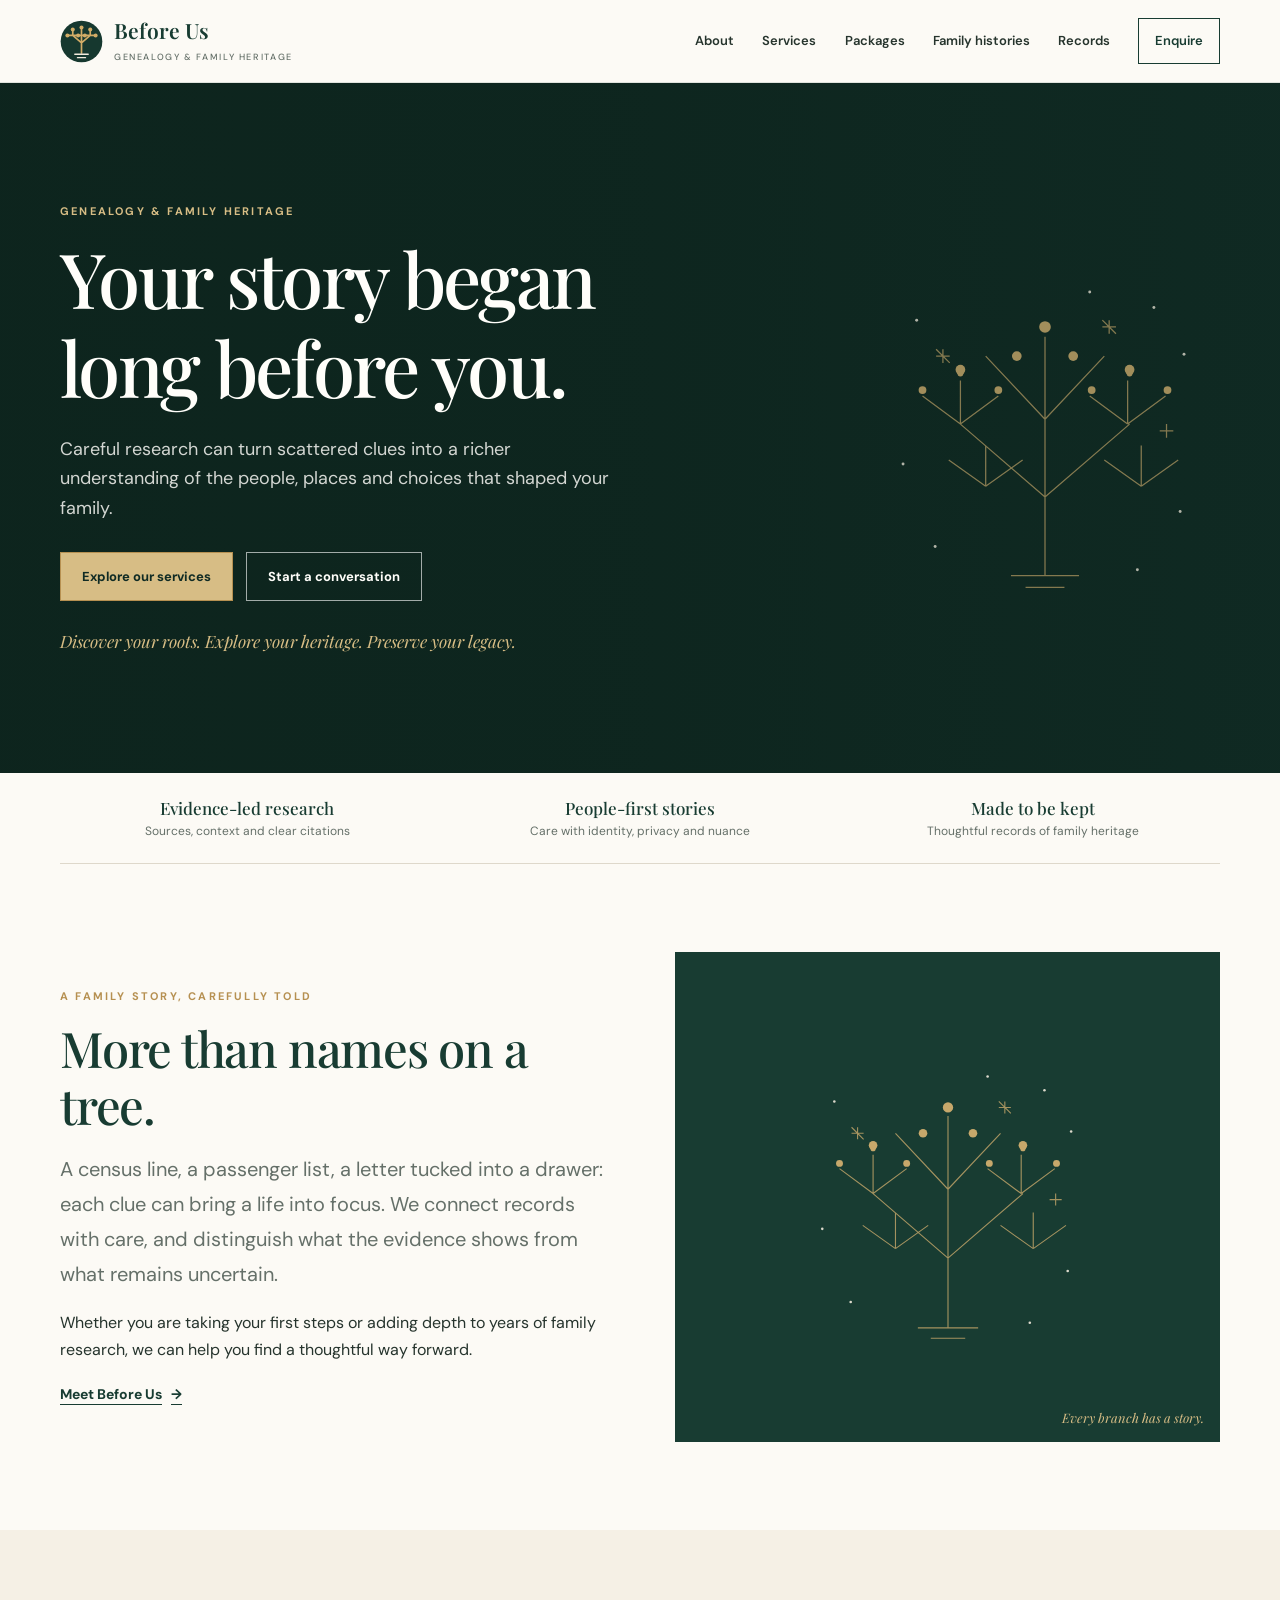
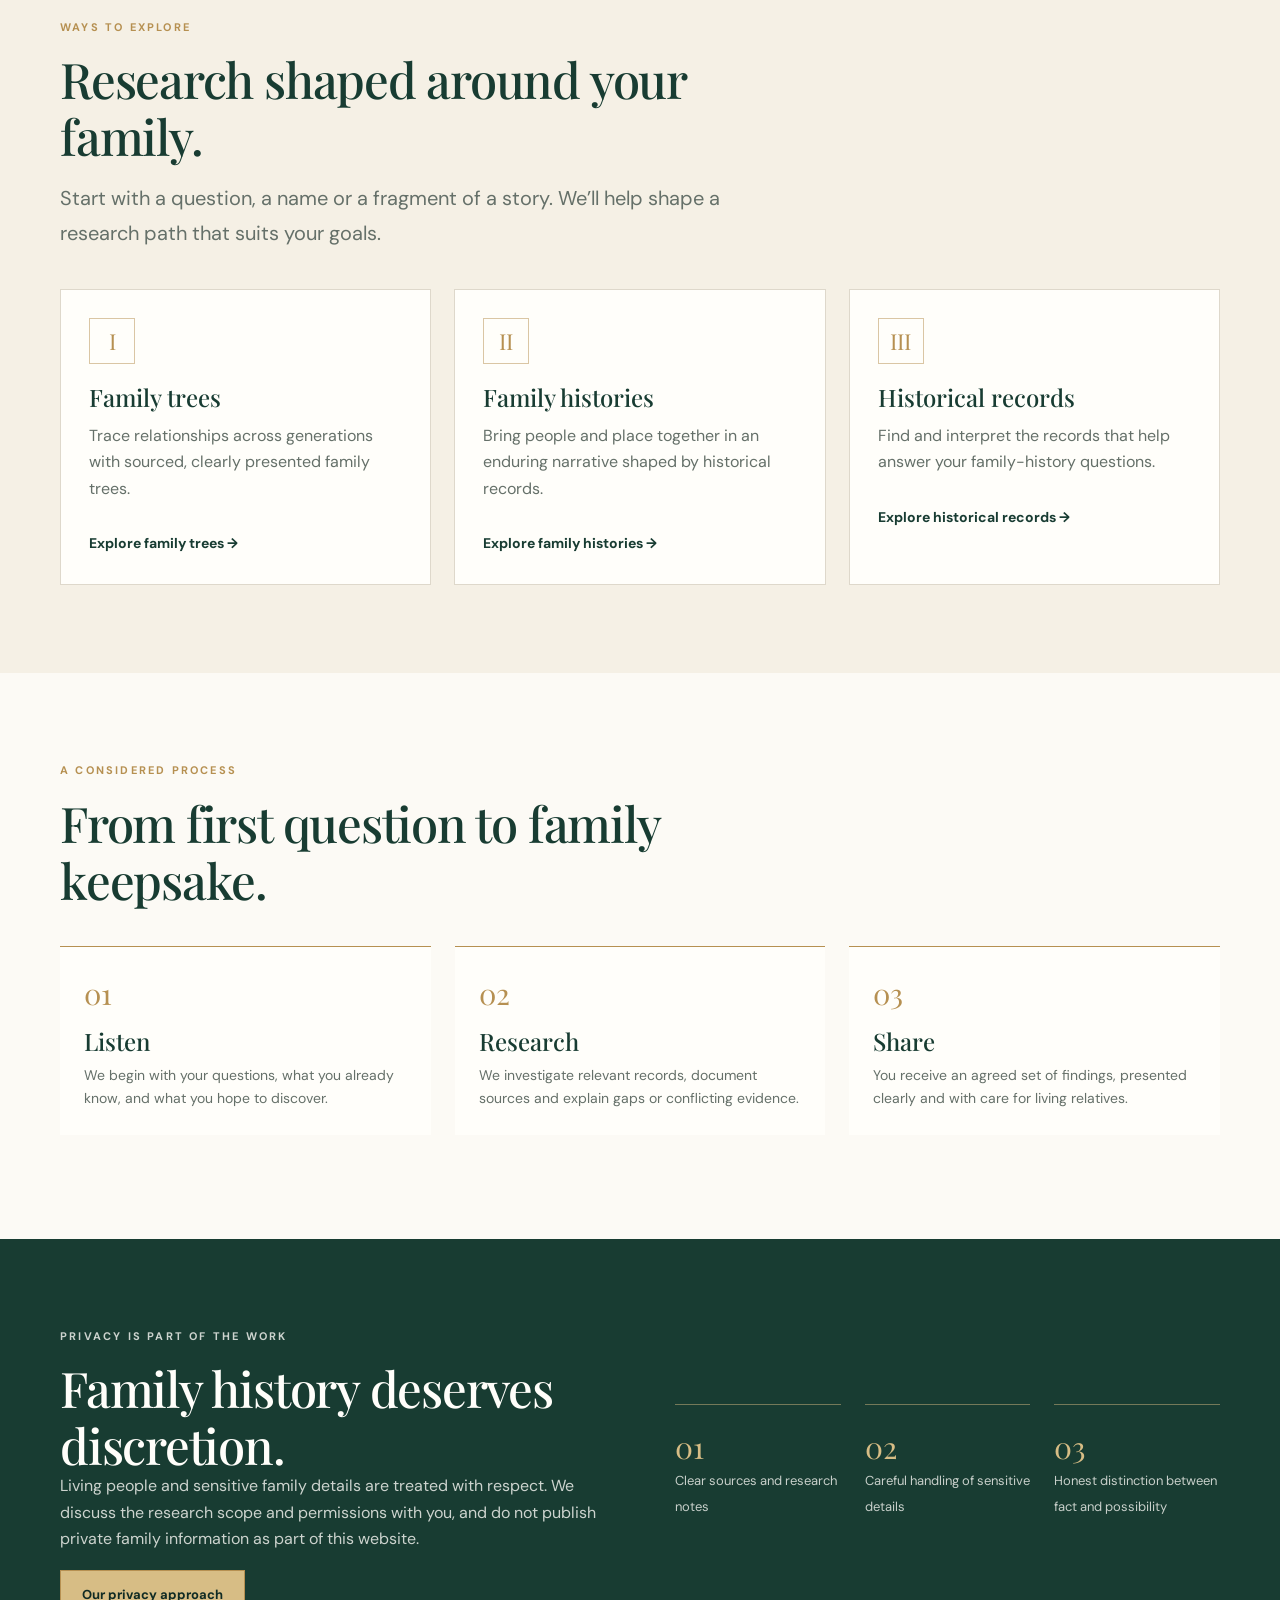
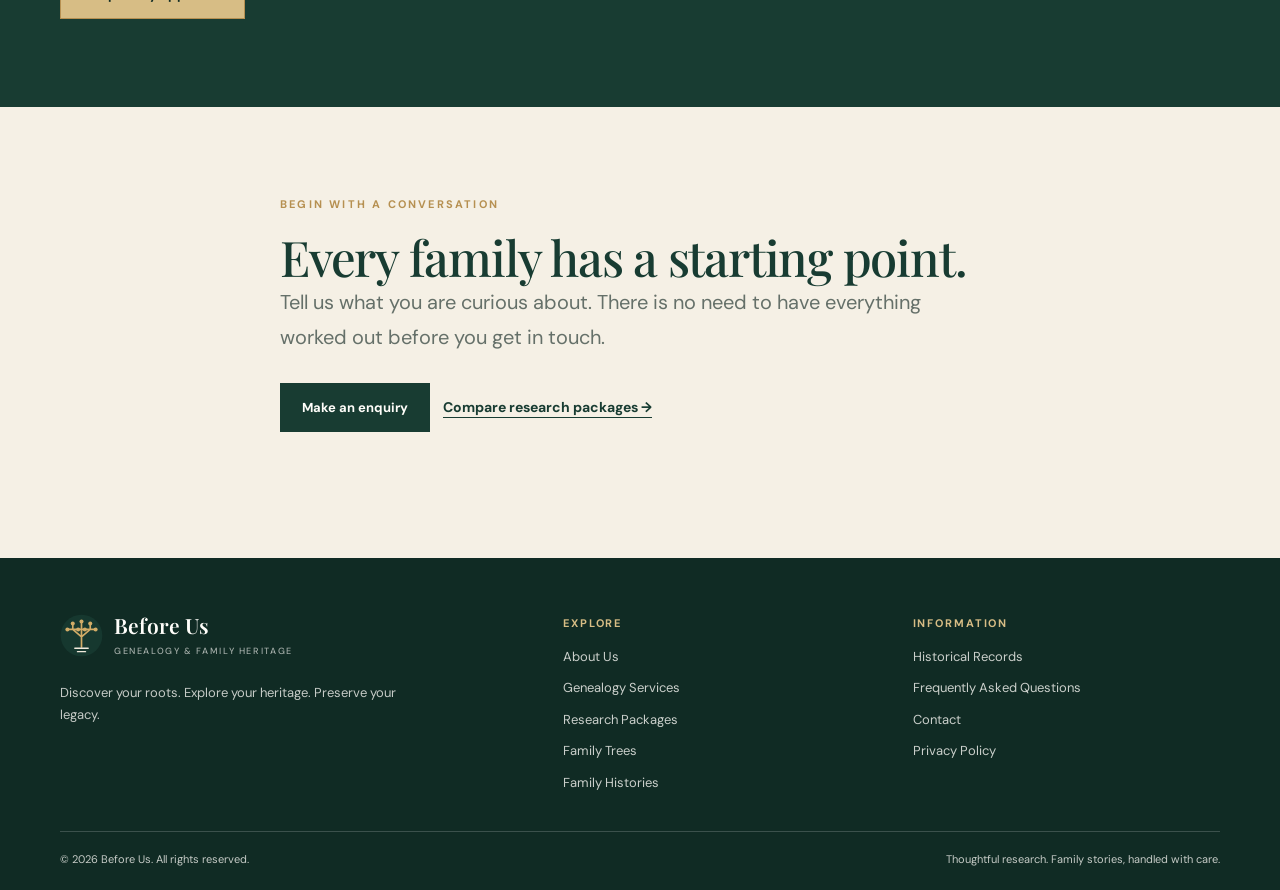
<file: index.html>
<!doctype html>
<html lang="en-AU">
<head>
  <meta charset="utf-8">
  <meta name="viewport" content="width=device-width, initial-scale=1">
  <meta name="description" content="Thoughtful Australian genealogy and family-history research. Discover your roots, explore your heritage and preserve your legacy with Before Us.">
  <meta name="theme-color" content="#183c32">
  <link rel="canonical" href="https://beforeus.com.au/">
  <link rel="icon" href="assets/images/mark.svg" type="image/svg+xml">
  <link rel="stylesheet" href="assets/css/styles.css">
  <title>Before Us | Australian Genealogy &amp; Family History</title>
</head>
<body>
  <a class="skip-link" href="#main">Skip to content</a>
  <header class="site-header">
    <div class="header-inner">
      <a class="brand" href="index.html" aria-label="Before Us home">
        <img src="assets/images/mark.svg" alt="" width="43" height="43">
        <span><span class="brand-name">Before Us</span><span class="brand-tag">Genealogy &amp; Family Heritage</span></span>
      </a>
      <button class="menu-toggle" type="button" aria-label="Open navigation menu" aria-expanded="false" aria-controls="primary-navigation"><span></span><span></span><span></span></button>
      <nav class="site-nav" id="primary-navigation" aria-label="Main navigation">
        <a href="about.html">About</a><a href="services.html">Services</a><a href="packages.html">Packages</a><a href="family-histories.html">Family histories</a><a href="records.html">Records</a><a class="nav-contact" href="contact.html">Enquire</a>
      </nav>
    </div>
  </header>
  <main id="main">
    <section class="home-hero">
      <div class="hero-inner">
        <div class="home-copy fade-in">
          <p class="eyebrow">Genealogy &amp; family heritage</p>
          <h1>Your story began long before you.</h1>
          <p class="hero-description">Careful research can turn scattered clues into a richer understanding of the people, places and choices that shaped your family.</p>
          <div class="button-row"><a class="button" href="services.html">Explore our services</a><a class="button button-outline" href="contact.html">Start a conversation</a></div>
          <span class="tagline">Discover your roots. Explore your heritage. Preserve your legacy.</span>
        </div>
        <img class="hero-ornament" src="assets/images/tree-ornament.svg" alt="" aria-hidden="true">
      </div>
    </section>

    <section class="container trust-strip" aria-label="Our approach">
      <div class="trust-item">Evidence-led research<span>Sources, context and clear citations</span></div>
      <div class="trust-item">People-first stories<span>Care with identity, privacy and nuance</span></div>
      <div class="trust-item">Made to be kept<span>Thoughtful records of family heritage</span></div>
    </section>

    <section class="section">
      <div class="container feature-grid">
        <div>
          <p class="eyebrow">A family story, carefully told</p>
          <h2>More than names on a tree.</h2>
          <p class="lead" style="margin-top:19px">A census line, a passenger list, a letter tucked into a drawer: each clue can bring a life into focus. We connect records with care, and distinguish what the evidence shows from what remains uncertain.</p>
          <p>Whether you are taking your first steps or adding depth to years of family research, we can help you find a thoughtful way forward.</p>
          <a class="text-link" href="about.html">Meet Before Us <span aria-hidden="true">→</span></a>
        </div>
        <div class="feature-art"><img src="assets/images/tree-ornament.svg" alt="Illustration of a branching family tree" width="360" height="420"><span class="feature-art-note">Every branch has a story.</span></div>
      </div>
    </section>

    <section class="section section-parchment">
      <div class="container">
        <div class="section-heading"><p class="eyebrow">Ways to explore</p><h2>Research shaped around your family.</h2><p class="lead">Start with a question, a name or a fragment of a story. We’ll help shape a research path that suits your goals.</p></div>
        <div class="grid-3">
          <a class="card card-link" href="family-trees.html"><span class="card-mark" aria-hidden="true">I</span><h3>Family trees</h3><p>Trace relationships across generations with sourced, clearly presented family trees.</p><span class="text-link">Explore family trees →</span></a>
          <a class="card card-link" href="family-histories.html"><span class="card-mark" aria-hidden="true">II</span><h3>Family histories</h3><p>Bring people and place together in an enduring narrative shaped by historical records.</p><span class="text-link">Explore family histories →</span></a>
          <a class="card card-link" href="records.html"><span class="card-mark" aria-hidden="true">III</span><h3>Historical records</h3><p>Find and interpret the records that help answer your family-history questions.</p><span class="text-link">Explore historical records →</span></a>
        </div>
      </div>
    </section>

    <section class="section">
      <div class="container">
        <div class="section-heading"><p class="eyebrow">A considered process</p><h2>From first question to family keepsake.</h2></div>
        <ol class="step-list">
          <li><div><h3>Listen</h3><p>We begin with your questions, what you already know, and what you hope to discover.</p></div></li>
          <li><div><h3>Research</h3><p>We investigate relevant records, document sources and explain gaps or conflicting evidence.</p></div></li>
          <li><div><h3>Share</h3><p>You receive an agreed set of findings, presented clearly and with care for living relatives.</p></div></li>
        </ol>
      </div>
    </section>

    <section class="section section-forest">
      <div class="container feature-grid">
        <div>
          <p class="eyebrow">Privacy is part of the work</p>
          <h2>Family history deserves discretion.</h2>
          <p>Living people and sensitive family details are treated with respect. We discuss the research scope and permissions with you, and do not publish private family information as part of this website.</p>
          <a class="button" href="privacy.html">Our privacy approach</a>
        </div>
        <div class="stat-row" aria-label="Our research principles">
          <div class="stat"><strong>01</strong><span>Clear sources and research notes</span></div>
          <div class="stat"><strong>02</strong><span>Careful handling of sensitive details</span></div>
          <div class="stat"><strong>03</strong><span>Honest distinction between fact and possibility</span></div>
        </div>
      </div>
    </section>

    <section class="section section-parchment">
      <div class="container section-heading">
        <p class="eyebrow">Begin with a conversation</p><h2>Every family has a starting point.</h2>
        <p class="lead">Tell us what you are curious about. There is no need to have everything worked out before you get in touch.</p>
        <div class="button-row"><a class="button button-dark" href="contact.html">Make an enquiry</a><a class="text-link" href="packages.html">Compare research packages →</a></div>
      </div>
    </section>
  </main>
  <footer class="site-footer">
    <div class="container footer-grid">
      <div><a class="brand footer-brand" href="index.html"><img src="assets/images/mark.svg" alt="" width="43" height="43"><span><span class="brand-name">Before Us</span><span class="brand-tag">Genealogy &amp; Family Heritage</span></span></a><p class="footer-intro">Discover your roots. Explore your heritage. Preserve your legacy.</p></div>
      <div class="footer-column"><h2>Explore</h2><div class="footer-links"><a href="about.html">About Us</a><a href="services.html">Genealogy Services</a><a href="packages.html">Research Packages</a><a href="family-trees.html">Family Trees</a><a href="family-histories.html">Family Histories</a></div></div>
      <div class="footer-column"><h2>Information</h2><div class="footer-links"><a href="records.html">Historical Records</a><a href="faq.html">Frequently Asked Questions</a><a href="contact.html">Contact</a><a href="privacy.html">Privacy Policy</a></div></div>
    </div>
    <div class="container footer-bottom"><span>© <span data-year>2026</span> Before Us. All rights reserved.</span><span>Thoughtful research. Family stories, handled with care.</span></div>
  </footer>
  <script src="assets/js/site.js" defer></script>
</body>
</html>
</file>
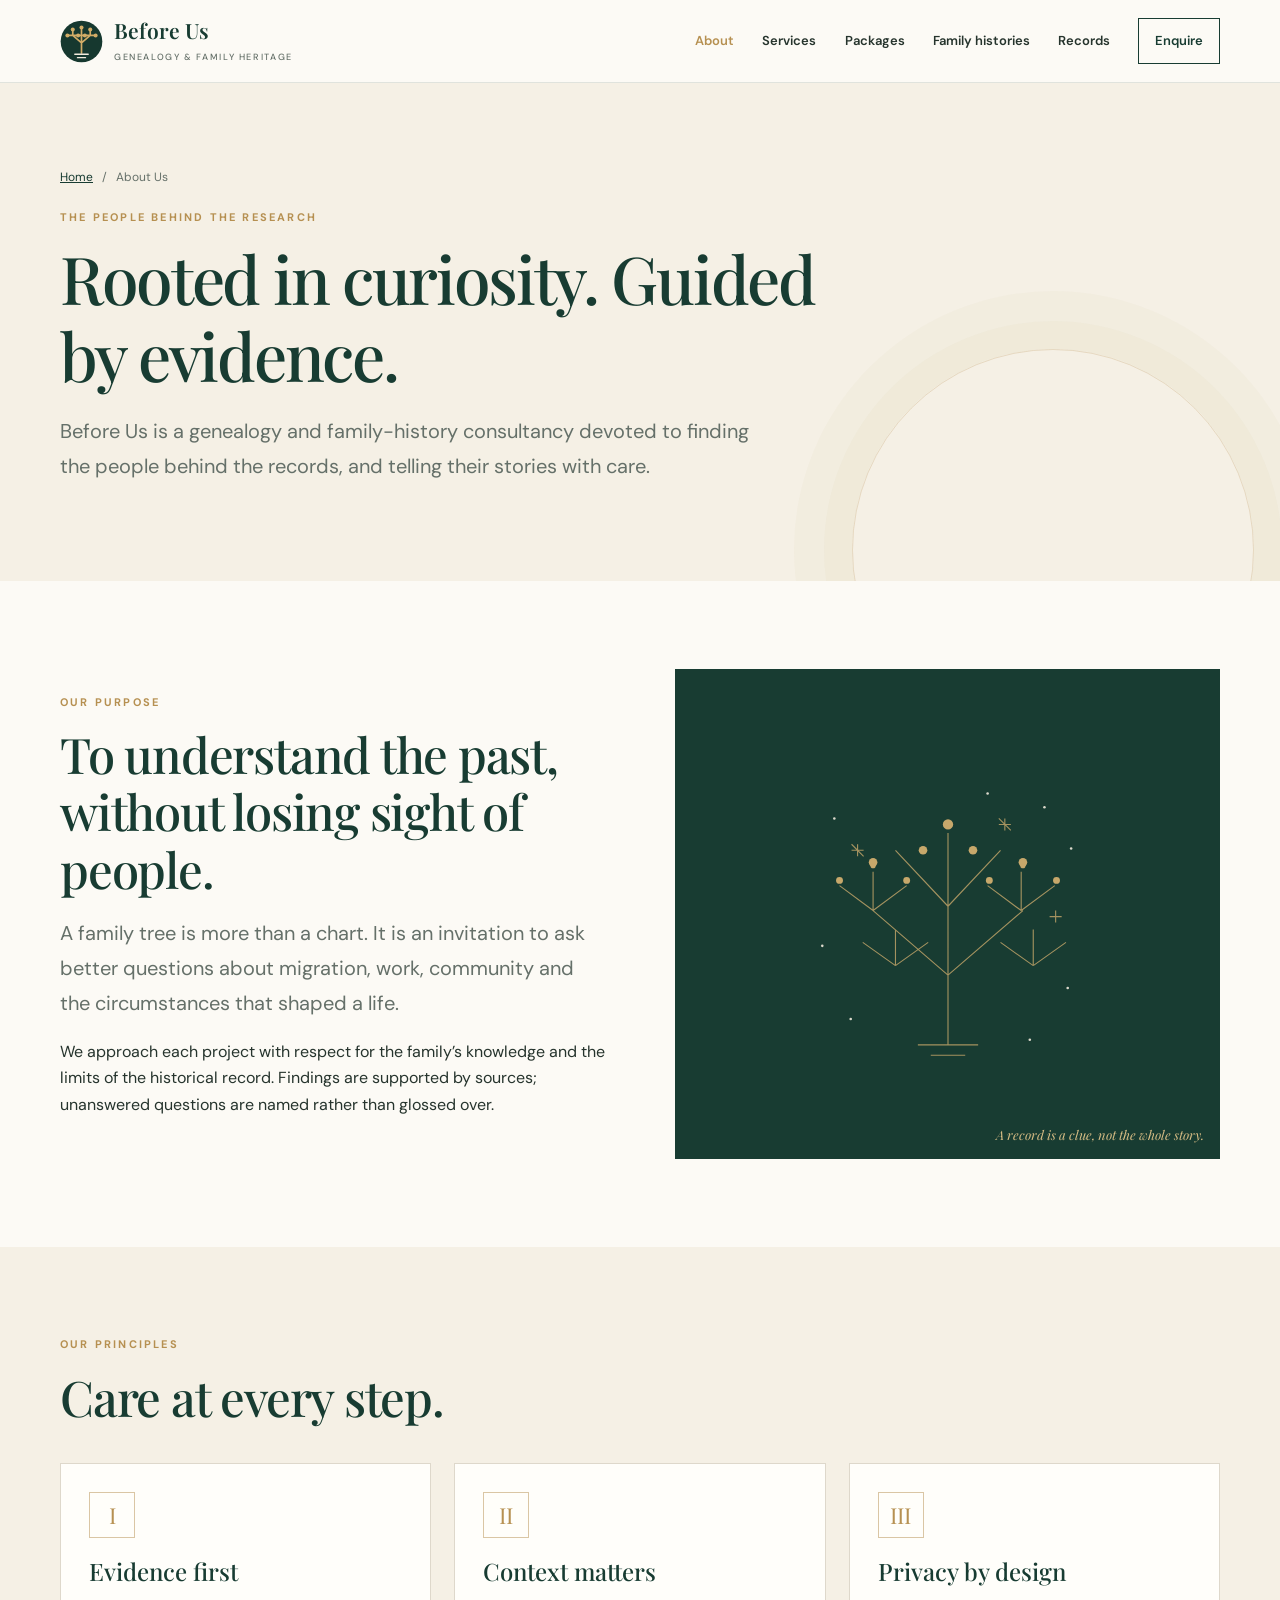
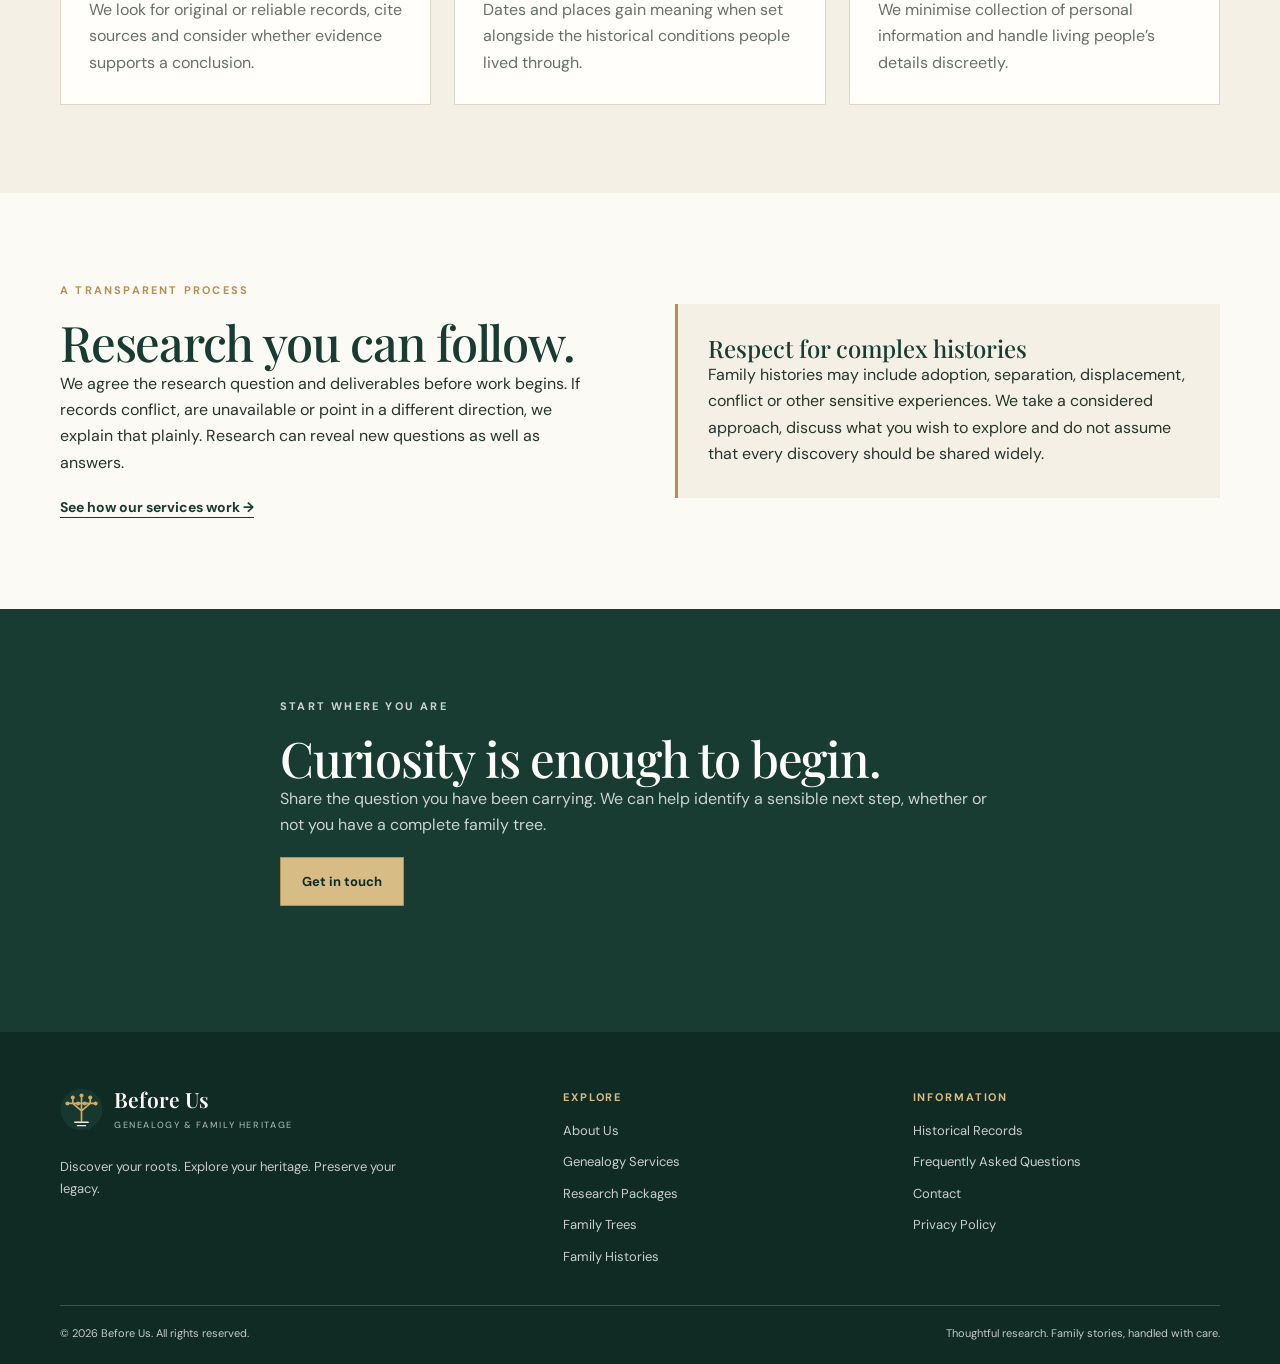
<file: about.html>
<!doctype html>
<html lang="en-AU">
<head>
  <meta charset="utf-8"><meta name="viewport" content="width=device-width, initial-scale=1">
  <meta name="description" content="Learn about Before Us and our careful, evidence-led approach to Australian genealogy and family-history research.">
  <meta name="theme-color" content="#183c32"><link rel="canonical" href="https://beforeus.com.au/about.html"><link rel="icon" href="assets/images/mark.svg" type="image/svg+xml"><link rel="stylesheet" href="assets/css/styles.css">
  <title>About Us | Before Us Genealogy</title>
</head>
<body>
  <a class="skip-link" href="#main">Skip to content</a>
  <header class="site-header"><div class="header-inner">
    <a class="brand" href="index.html" aria-label="Before Us home"><img src="assets/images/mark.svg" alt="" width="43" height="43"><span><span class="brand-name">Before Us</span><span class="brand-tag">Genealogy &amp; Family Heritage</span></span></a>
    <button class="menu-toggle" type="button" aria-label="Open navigation menu" aria-expanded="false" aria-controls="primary-navigation"><span></span><span></span><span></span></button>
    <nav class="site-nav" id="primary-navigation" aria-label="Main navigation"><a href="about.html" aria-current="page">About</a><a href="services.html">Services</a><a href="packages.html">Packages</a><a href="family-histories.html">Family histories</a><a href="records.html">Records</a><a class="nav-contact" href="contact.html">Enquire</a></nav>
  </div></header>
  <main id="main">
    <section class="page-hero"><div class="container"><div class="breadcrumb"><a href="index.html">Home</a><span aria-hidden="true">/</span><span>About Us</span></div><p class="eyebrow">The people behind the research</p><h1>Rooted in curiosity. Guided by evidence.</h1><p class="lead">Before Us is a genealogy and family-history consultancy devoted to finding the people behind the records, and telling their stories with care.</p></div></section>
    <section class="section"><div class="container feature-grid">
      <div><p class="eyebrow">Our purpose</p><h2>To understand the past, without losing sight of people.</h2><p class="lead" style="margin-top:19px">A family tree is more than a chart. It is an invitation to ask better questions about migration, work, community and the circumstances that shaped a life.</p><p>We approach each project with respect for the family’s knowledge and the limits of the historical record. Findings are supported by sources; unanswered questions are named rather than glossed over.</p></div>
      <div class="feature-art"><img src="assets/images/tree-ornament.svg" alt="Traditional branching tree illustration" width="360" height="420"><span class="feature-art-note">A record is a clue, not the whole story.</span></div>
    </div></section>
    <section class="section section-parchment"><div class="container"><div class="section-heading"><p class="eyebrow">Our principles</p><h2>Care at every step.</h2></div><div class="grid-3">
      <article class="card"><span class="card-mark" aria-hidden="true">I</span><h3>Evidence first</h3><p>We look for original or reliable records, cite sources and consider whether evidence supports a conclusion.</p></article>
      <article class="card"><span class="card-mark" aria-hidden="true">II</span><h3>Context matters</h3><p>Dates and places gain meaning when set alongside the historical conditions people lived through.</p></article>
      <article class="card"><span class="card-mark" aria-hidden="true">III</span><h3>Privacy by design</h3><p>We minimise collection of personal information and handle living people’s details discreetly.</p></article>
    </div></div></section>
    <section class="section"><div class="container feature-grid"><div><p class="eyebrow">A transparent process</p><h2>Research you can follow.</h2><p>We agree the research question and deliverables before work begins. If records conflict, are unavailable or point in a different direction, we explain that plainly. Research can reveal new questions as well as answers.</p><a class="text-link" href="services.html">See how our services work →</a></div><div class="callout"><h3>Respect for complex histories</h3><p>Family histories may include adoption, separation, displacement, conflict or other sensitive experiences. We take a considered approach, discuss what you wish to explore and do not assume that every discovery should be shared widely.</p></div></div></section>
    <section class="section section-forest"><div class="container section-heading"><p class="eyebrow">Start where you are</p><h2>Curiosity is enough to begin.</h2><p>Share the question you have been carrying. We can help identify a sensible next step, whether or not you have a complete family tree.</p><a class="button" href="contact.html">Get in touch</a></div></section>
  </main>
  <footer class="site-footer"><div class="container footer-grid"><div><a class="brand footer-brand" href="index.html"><img src="assets/images/mark.svg" alt="" width="43" height="43"><span><span class="brand-name">Before Us</span><span class="brand-tag">Genealogy &amp; Family Heritage</span></span></a><p class="footer-intro">Discover your roots. Explore your heritage. Preserve your legacy.</p></div><div class="footer-column"><h2>Explore</h2><div class="footer-links"><a href="about.html">About Us</a><a href="services.html">Genealogy Services</a><a href="packages.html">Research Packages</a><a href="family-trees.html">Family Trees</a><a href="family-histories.html">Family Histories</a></div></div><div class="footer-column"><h2>Information</h2><div class="footer-links"><a href="records.html">Historical Records</a><a href="faq.html">Frequently Asked Questions</a><a href="contact.html">Contact</a><a href="privacy.html">Privacy Policy</a></div></div></div><div class="container footer-bottom"><span>© <span data-year>2026</span> Before Us. All rights reserved.</span><span>Thoughtful research. Family stories, handled with care.</span></div></footer>
  <script src="assets/js/site.js" defer></script>
</body>
</html>
</file>
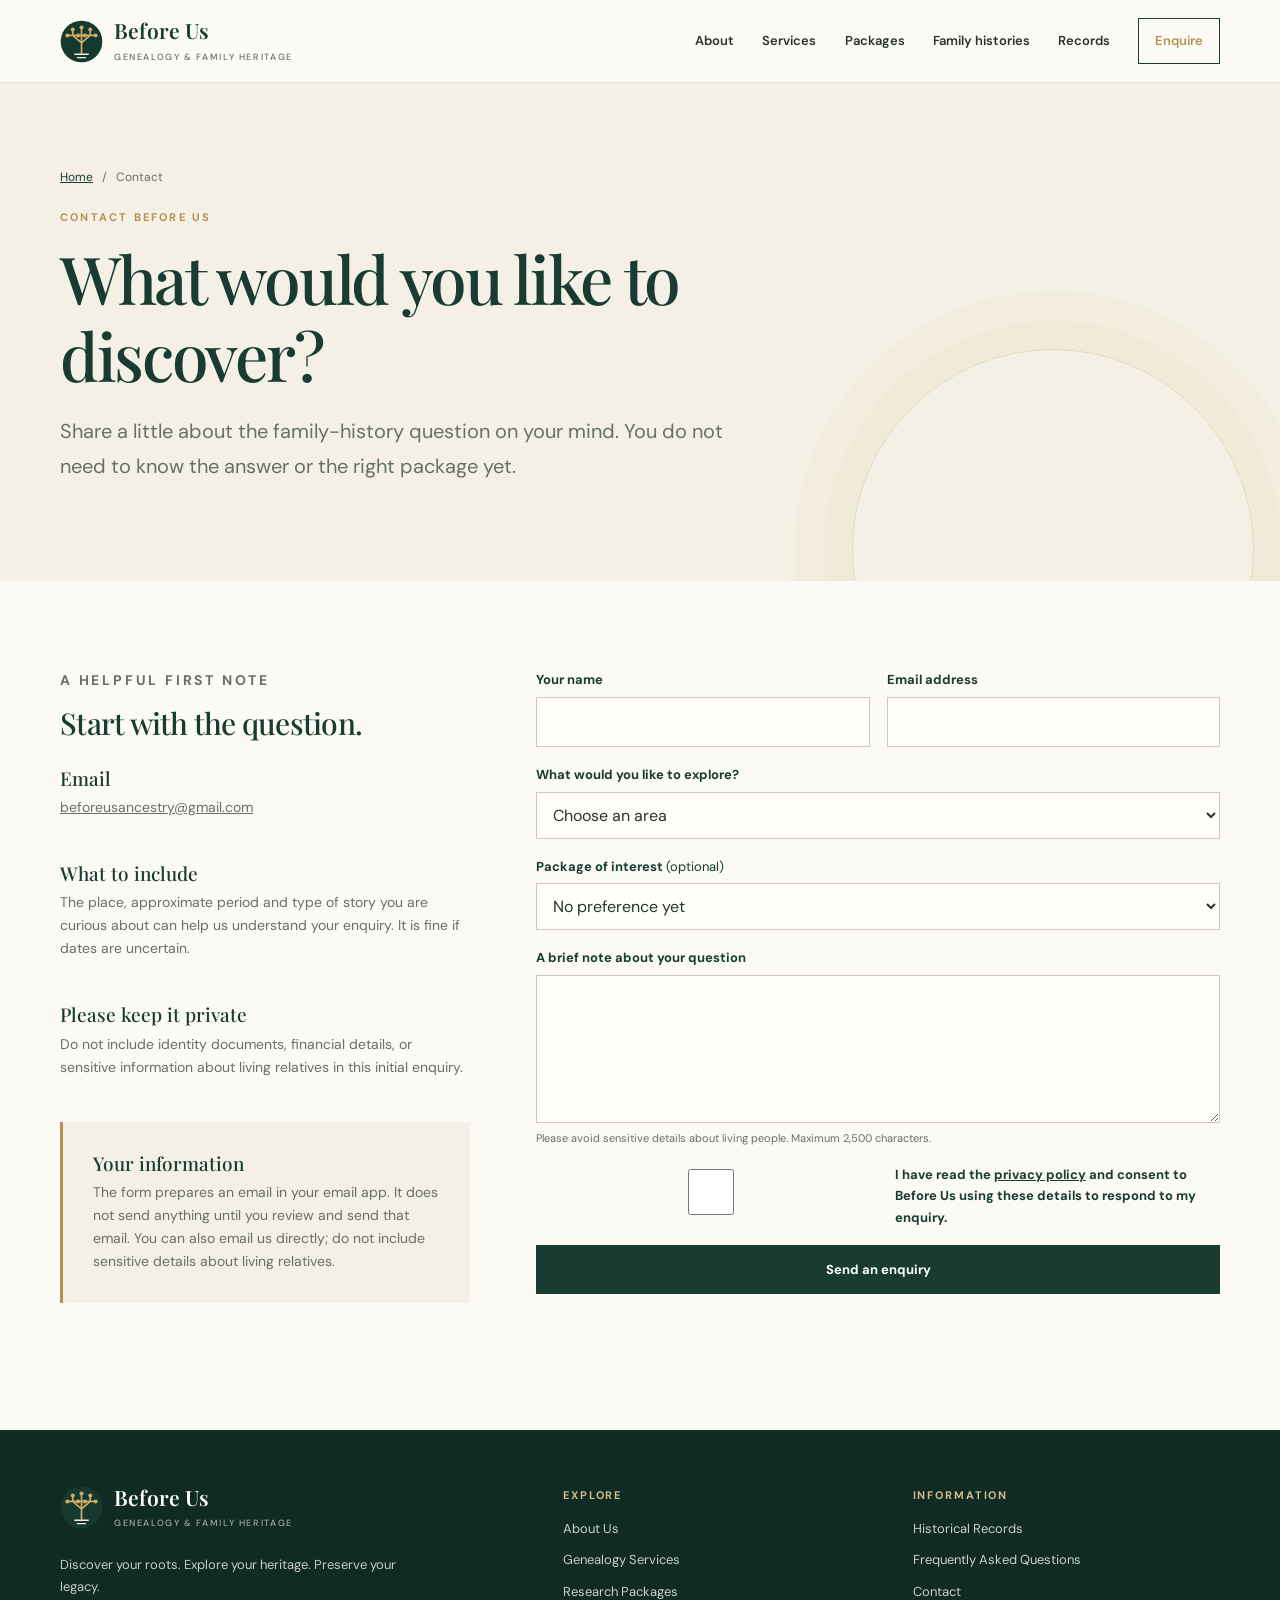
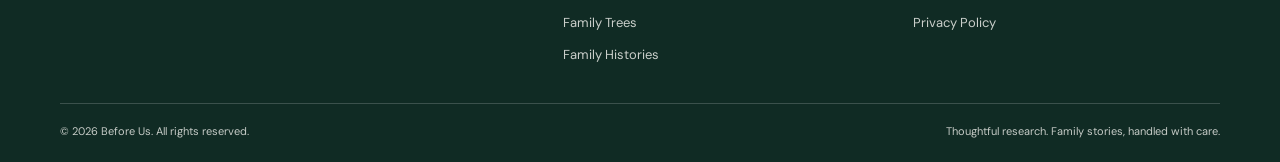
<file: contact.html>
<!doctype html>
<html lang="en-AU">
<head>
  <meta charset="utf-8"><meta name="viewport" content="width=device-width, initial-scale=1">
  <meta name="description" content="Contact Before Us to discuss a family-tree search, family history or genealogy research project.">
  <meta name="theme-color" content="#183c32"><link rel="canonical" href="https://beforeus.com.au/contact.html"><link rel="icon" href="assets/images/mark.svg" type="image/svg+xml"><link rel="stylesheet" href="assets/css/styles.css">
  <title>Contact | Before Us Genealogy</title>
</head>
<body>
  <a class="skip-link" href="#main">Skip to content</a>
  <header class="site-header"><div class="header-inner"><a class="brand" href="index.html" aria-label="Before Us home"><img src="assets/images/mark.svg" alt="" width="43" height="43"><span><span class="brand-name">Before Us</span><span class="brand-tag">Genealogy &amp; Family Heritage</span></span></a><button class="menu-toggle" type="button" aria-label="Open navigation menu" aria-expanded="false" aria-controls="primary-navigation"><span></span><span></span><span></span></button><nav class="site-nav" id="primary-navigation" aria-label="Main navigation"><a href="about.html">About</a><a href="services.html">Services</a><a href="packages.html">Packages</a><a href="family-histories.html">Family histories</a><a href="records.html">Records</a><a class="nav-contact" href="contact.html" aria-current="page">Enquire</a></nav></div></header>
  <main id="main">
    <section class="page-hero"><div class="container"><div class="breadcrumb"><a href="index.html">Home</a><span aria-hidden="true">/</span><span>Contact</span></div><p class="eyebrow">Contact Before Us</p><h1>What would you like to discover?</h1><p class="lead">Share a little about the family-history question on your mind. You do not need to know the answer or the right package yet.</p></div></section>
    <section class="section"><div class="container contact-layout">
      <aside class="contact-details">
        <div><p class="eyebrow">A helpful first note</p><h2 style="font-size:30px">Start with the question.</h2></div>
        <div><h3>Email</h3><p><a href="mailto:beforeusancestry@gmail.com">beforeusancestry@gmail.com</a></p></div>
        <div><h3>What to include</h3><p>The place, approximate period and type of story you are curious about can help us understand your enquiry. It is fine if dates are uncertain.</p></div>
        <div><h3>Please keep it private</h3><p>Do not include identity documents, financial details, or sensitive information about living relatives in this initial enquiry.</p></div>
        <div class="callout"><h3>Your information</h3><p>The form prepares an email in your email app. It does not send anything until you review and send that email. You can also email us directly; do not include sensitive details about living relatives.</p></div>
      </aside>
      <form id="enquiry-form" method="post" novalidate>
        <noscript><p class="callout">The form is disabled when JavaScript is unavailable. Use the business’s verified contact details to enquire.</p></noscript>
        <fieldset class="form-grid" disabled>
          <div class="form-field"><label for="name">Your name</label><input id="name" name="name" autocomplete="name" maxlength="100" required></div>
          <div class="form-field"><label for="email">Email address</label><input id="email" name="email" type="email" autocomplete="email" maxlength="254" required></div>
          <div class="form-field full"><label for="interest">What would you like to explore?</label><select id="interest" name="interest" required><option value="">Choose an area</option><option>Family-tree research</option><option>Family-history narrative</option><option>Historical-record search</option><option>Research review</option><option>Heirloom history book</option><option>Not sure yet</option></select></div>
          <div class="form-field full"><label for="package">Package of interest <span style="font-weight:400">(optional)</span></label><select id="package" name="package"><option value="">No preference yet</option><option>Introductory</option><option>Standard</option><option>Premium</option></select></div>
          <div class="form-field full"><label for="message">A brief note about your question</label><textarea id="message" name="message" maxlength="2500" required aria-describedby="message-note"></textarea><small id="message-note">Please avoid sensitive details about living people. Maximum 2,500 characters.</small></div>
          <div class="honeypot" aria-hidden="true"><label for="website">Leave this field empty</label><input id="website" name="_gotcha" tabindex="-1" autocomplete="off"></div>
          <div class="form-field full"><label class="form-consent"><input type="checkbox" name="privacy-consent" required><span>I have read the <a href="privacy.html">privacy policy</a> and consent to Before Us using these details to respond to my enquiry.</span></label></div>
          <div class="form-field full"><button class="button button-dark" type="submit">Send an enquiry</button><p class="form-status" role="status" aria-live="polite"></p></div>
        </fieldset>
      </form>
    </div></section>
  </main>
  <footer class="site-footer"><div class="container footer-grid"><div><a class="brand footer-brand" href="index.html"><img src="assets/images/mark.svg" alt="" width="43" height="43"><span><span class="brand-name">Before Us</span><span class="brand-tag">Genealogy &amp; Family Heritage</span></span></a><p class="footer-intro">Discover your roots. Explore your heritage. Preserve your legacy.</p></div><div class="footer-column"><h2>Explore</h2><div class="footer-links"><a href="about.html">About Us</a><a href="services.html">Genealogy Services</a><a href="packages.html">Research Packages</a><a href="family-trees.html">Family Trees</a><a href="family-histories.html">Family Histories</a></div></div><div class="footer-column"><h2>Information</h2><div class="footer-links"><a href="records.html">Historical Records</a><a href="faq.html">Frequently Asked Questions</a><a href="contact.html">Contact</a><a href="privacy.html">Privacy Policy</a></div></div></div><div class="container footer-bottom"><span>© <span data-year>2026</span> Before Us. All rights reserved.</span><span>Thoughtful research. Family stories, handled with care.</span></div></footer>
  <script src="assets/js/site.js" defer></script>
</body>
</html>
</file>
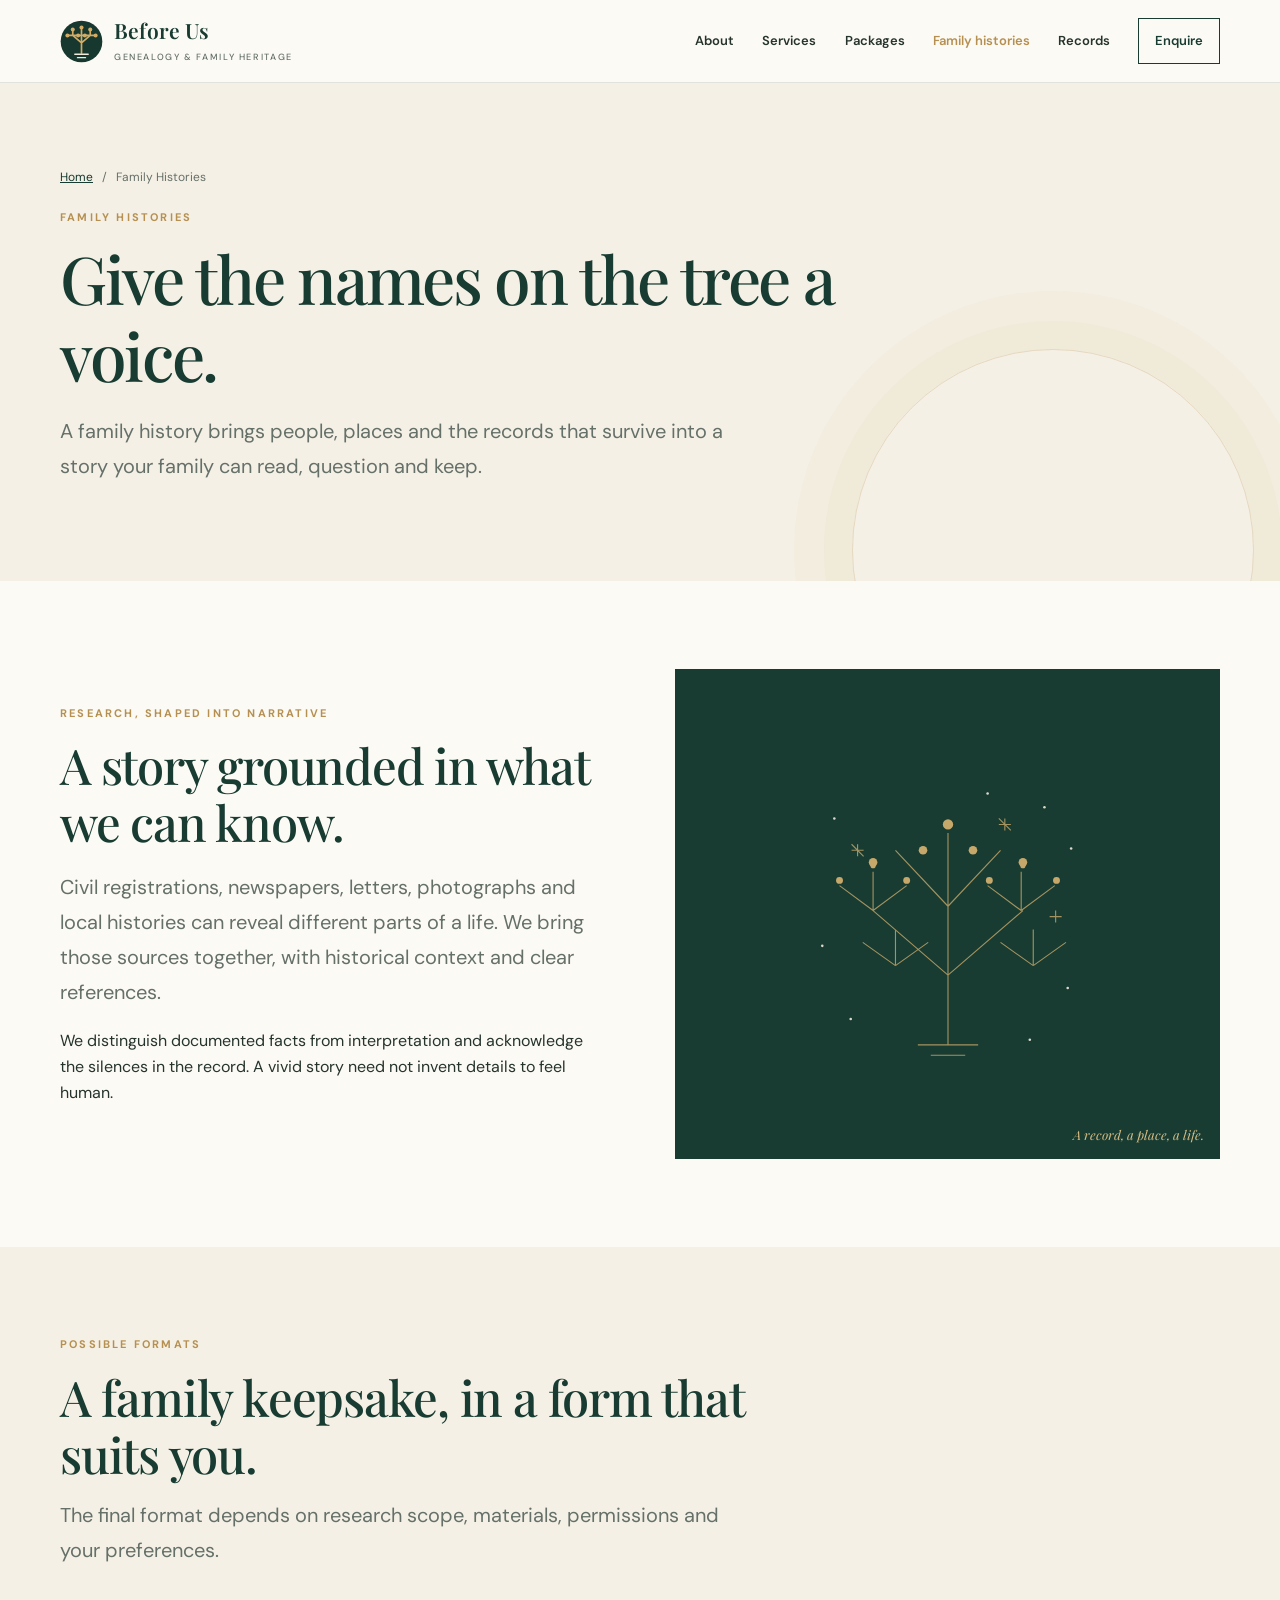
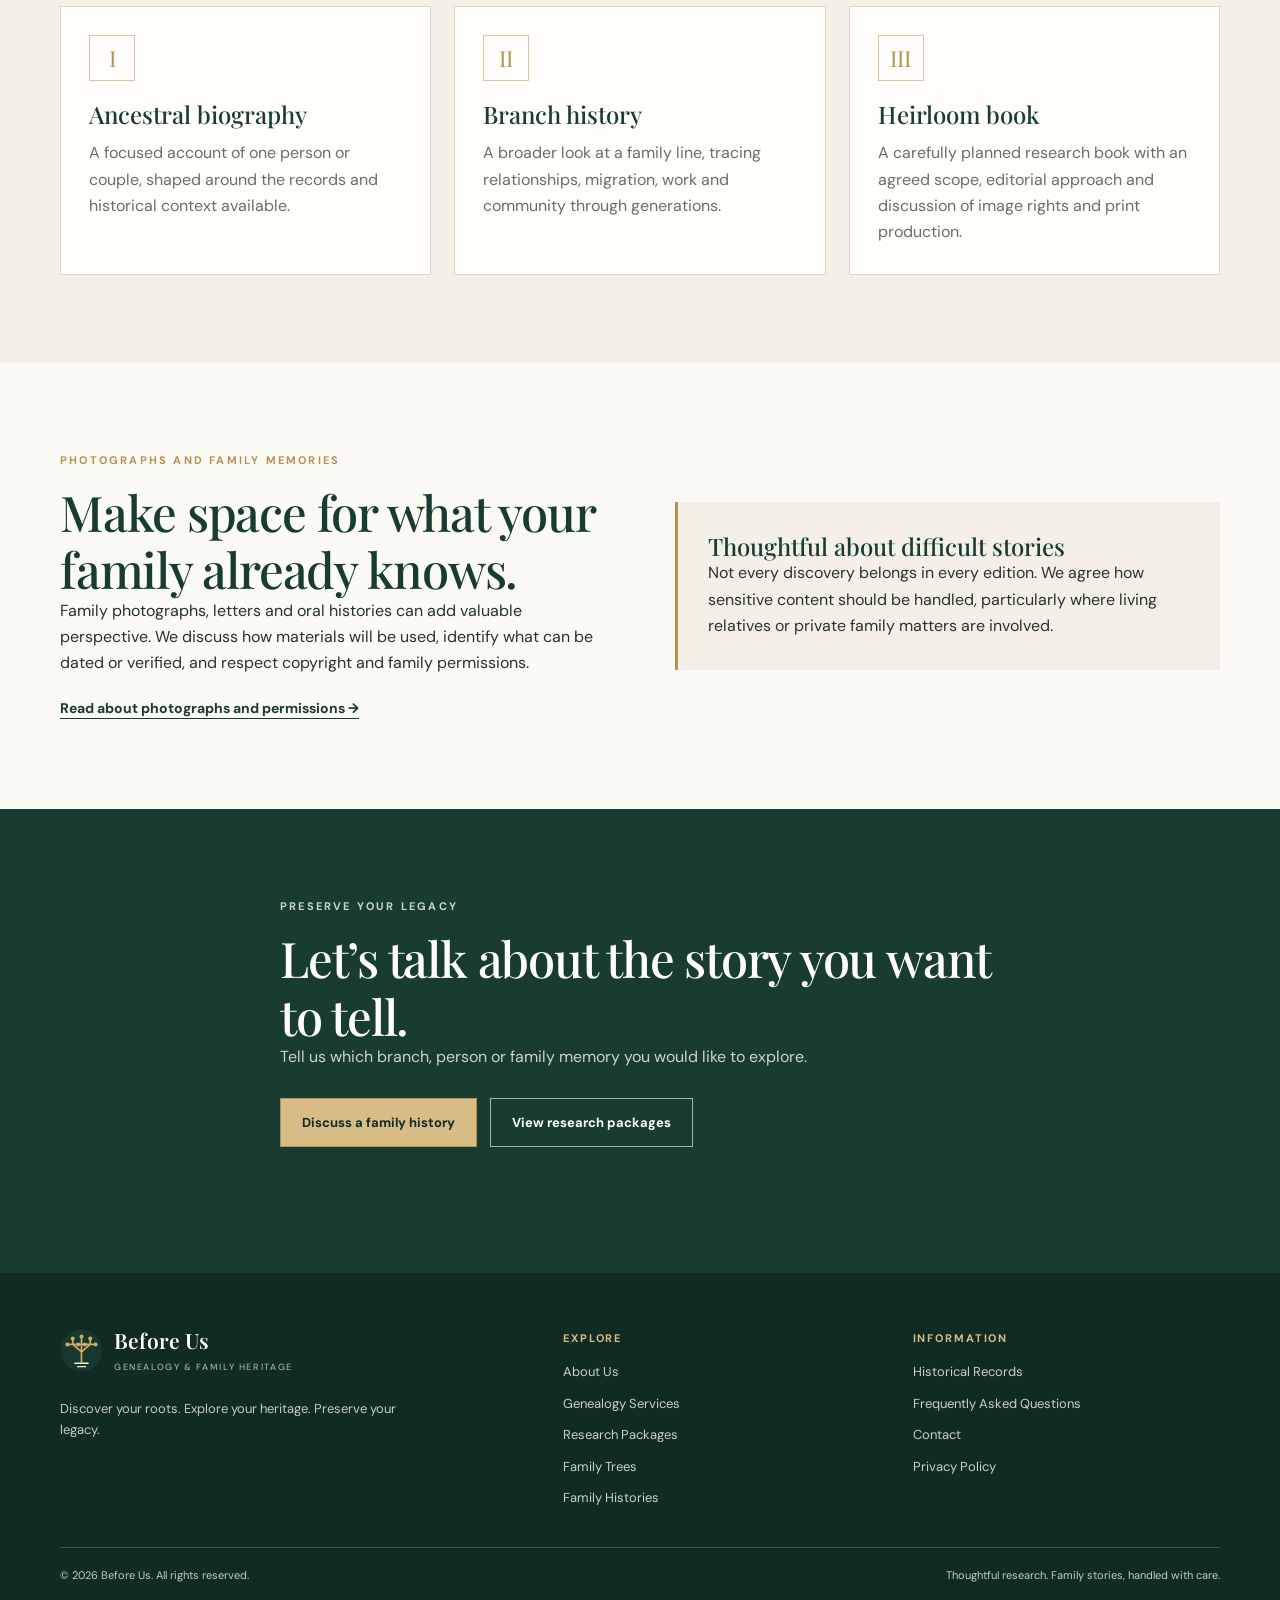
<file: family-histories.html>
<!doctype html>
<html lang="en-AU">
<head>
  <meta charset="utf-8"><meta name="viewport" content="width=device-width, initial-scale=1">
  <meta name="description" content="Learn how Before Us turns family research into considered, evidence-led histories and heirloom books.">
  <meta name="theme-color" content="#183c32"><link rel="canonical" href="https://beforeus.com.au/family-histories.html"><link rel="icon" href="assets/images/mark.svg" type="image/svg+xml"><link rel="stylesheet" href="assets/css/styles.css">
  <title>Family Histories | Before Us</title>
</head>
<body>
  <a class="skip-link" href="#main">Skip to content</a>
  <header class="site-header"><div class="header-inner"><a class="brand" href="index.html" aria-label="Before Us home"><img src="assets/images/mark.svg" alt="" width="43" height="43"><span><span class="brand-name">Before Us</span><span class="brand-tag">Genealogy &amp; Family Heritage</span></span></a><button class="menu-toggle" type="button" aria-label="Open navigation menu" aria-expanded="false" aria-controls="primary-navigation"><span></span><span></span><span></span></button><nav class="site-nav" id="primary-navigation" aria-label="Main navigation"><a href="about.html">About</a><a href="services.html">Services</a><a href="packages.html">Packages</a><a href="family-histories.html" aria-current="page">Family histories</a><a href="records.html">Records</a><a class="nav-contact" href="contact.html">Enquire</a></nav></div></header>
  <main id="main">
    <section class="page-hero"><div class="container"><div class="breadcrumb"><a href="index.html">Home</a><span aria-hidden="true">/</span><span>Family Histories</span></div><p class="eyebrow">Family histories</p><h1>Give the names on the tree a voice.</h1><p class="lead">A family history brings people, places and the records that survive into a story your family can read, question and keep.</p></div></section>
    <section class="section"><div class="container feature-grid"><div><p class="eyebrow">Research, shaped into narrative</p><h2>A story grounded in what we can know.</h2><p class="lead" style="margin-top:19px">Civil registrations, newspapers, letters, photographs and local histories can reveal different parts of a life. We bring those sources together, with historical context and clear references.</p><p>We distinguish documented facts from interpretation and acknowledge the silences in the record. A vivid story need not invent details to feel human.</p></div><div class="feature-art"><img src="assets/images/tree-ornament.svg" alt="Traditional tree illustration symbolising family heritage" width="360" height="420"><span class="feature-art-note">A record, a place, a life.</span></div></div></section>
    <section class="section section-parchment"><div class="container"><div class="section-heading"><p class="eyebrow">Possible formats</p><h2>A family keepsake, in a form that suits you.</h2><p class="lead">The final format depends on research scope, materials, permissions and your preferences.</p></div><div class="grid-3">
      <article class="card"><span class="card-mark" aria-hidden="true">I</span><h3>Ancestral biography</h3><p>A focused account of one person or couple, shaped around the records and historical context available.</p></article>
      <article class="card"><span class="card-mark" aria-hidden="true">II</span><h3>Branch history</h3><p>A broader look at a family line, tracing relationships, migration, work and community through generations.</p></article>
      <article class="card"><span class="card-mark" aria-hidden="true">III</span><h3>Heirloom book</h3><p>A carefully planned research book with an agreed scope, editorial approach and discussion of image rights and print production.</p></article>
    </div></div></section>
    <section class="section"><div class="container feature-grid"><div><p class="eyebrow">Photographs and family memories</p><h2>Make space for what your family already knows.</h2><p>Family photographs, letters and oral histories can add valuable perspective. We discuss how materials will be used, identify what can be dated or verified, and respect copyright and family permissions.</p><a class="text-link" href="faq.html">Read about photographs and permissions →</a></div><div class="callout"><h3>Thoughtful about difficult stories</h3><p>Not every discovery belongs in every edition. We agree how sensitive content should be handled, particularly where living relatives or private family matters are involved.</p></div></div></section>
    <section class="section section-forest"><div class="container section-heading"><p class="eyebrow">Preserve your legacy</p><h2>Let’s talk about the story you want to tell.</h2><p>Tell us which branch, person or family memory you would like to explore.</p><div class="button-row"><a class="button" href="contact.html">Discuss a family history</a><a class="button button-outline" href="packages.html">View research packages</a></div></div></section>
  </main>
  <footer class="site-footer"><div class="container footer-grid"><div><a class="brand footer-brand" href="index.html"><img src="assets/images/mark.svg" alt="" width="43" height="43"><span><span class="brand-name">Before Us</span><span class="brand-tag">Genealogy &amp; Family Heritage</span></span></a><p class="footer-intro">Discover your roots. Explore your heritage. Preserve your legacy.</p></div><div class="footer-column"><h2>Explore</h2><div class="footer-links"><a href="about.html">About Us</a><a href="services.html">Genealogy Services</a><a href="packages.html">Research Packages</a><a href="family-trees.html">Family Trees</a><a href="family-histories.html">Family Histories</a></div></div><div class="footer-column"><h2>Information</h2><div class="footer-links"><a href="records.html">Historical Records</a><a href="faq.html">Frequently Asked Questions</a><a href="contact.html">Contact</a><a href="privacy.html">Privacy Policy</a></div></div></div><div class="container footer-bottom"><span>© <span data-year>2026</span> Before Us. All rights reserved.</span><span>Thoughtful research. Family stories, handled with care.</span></div></footer>
  <script src="assets/js/site.js" defer></script>
</body>
</html>
</file>
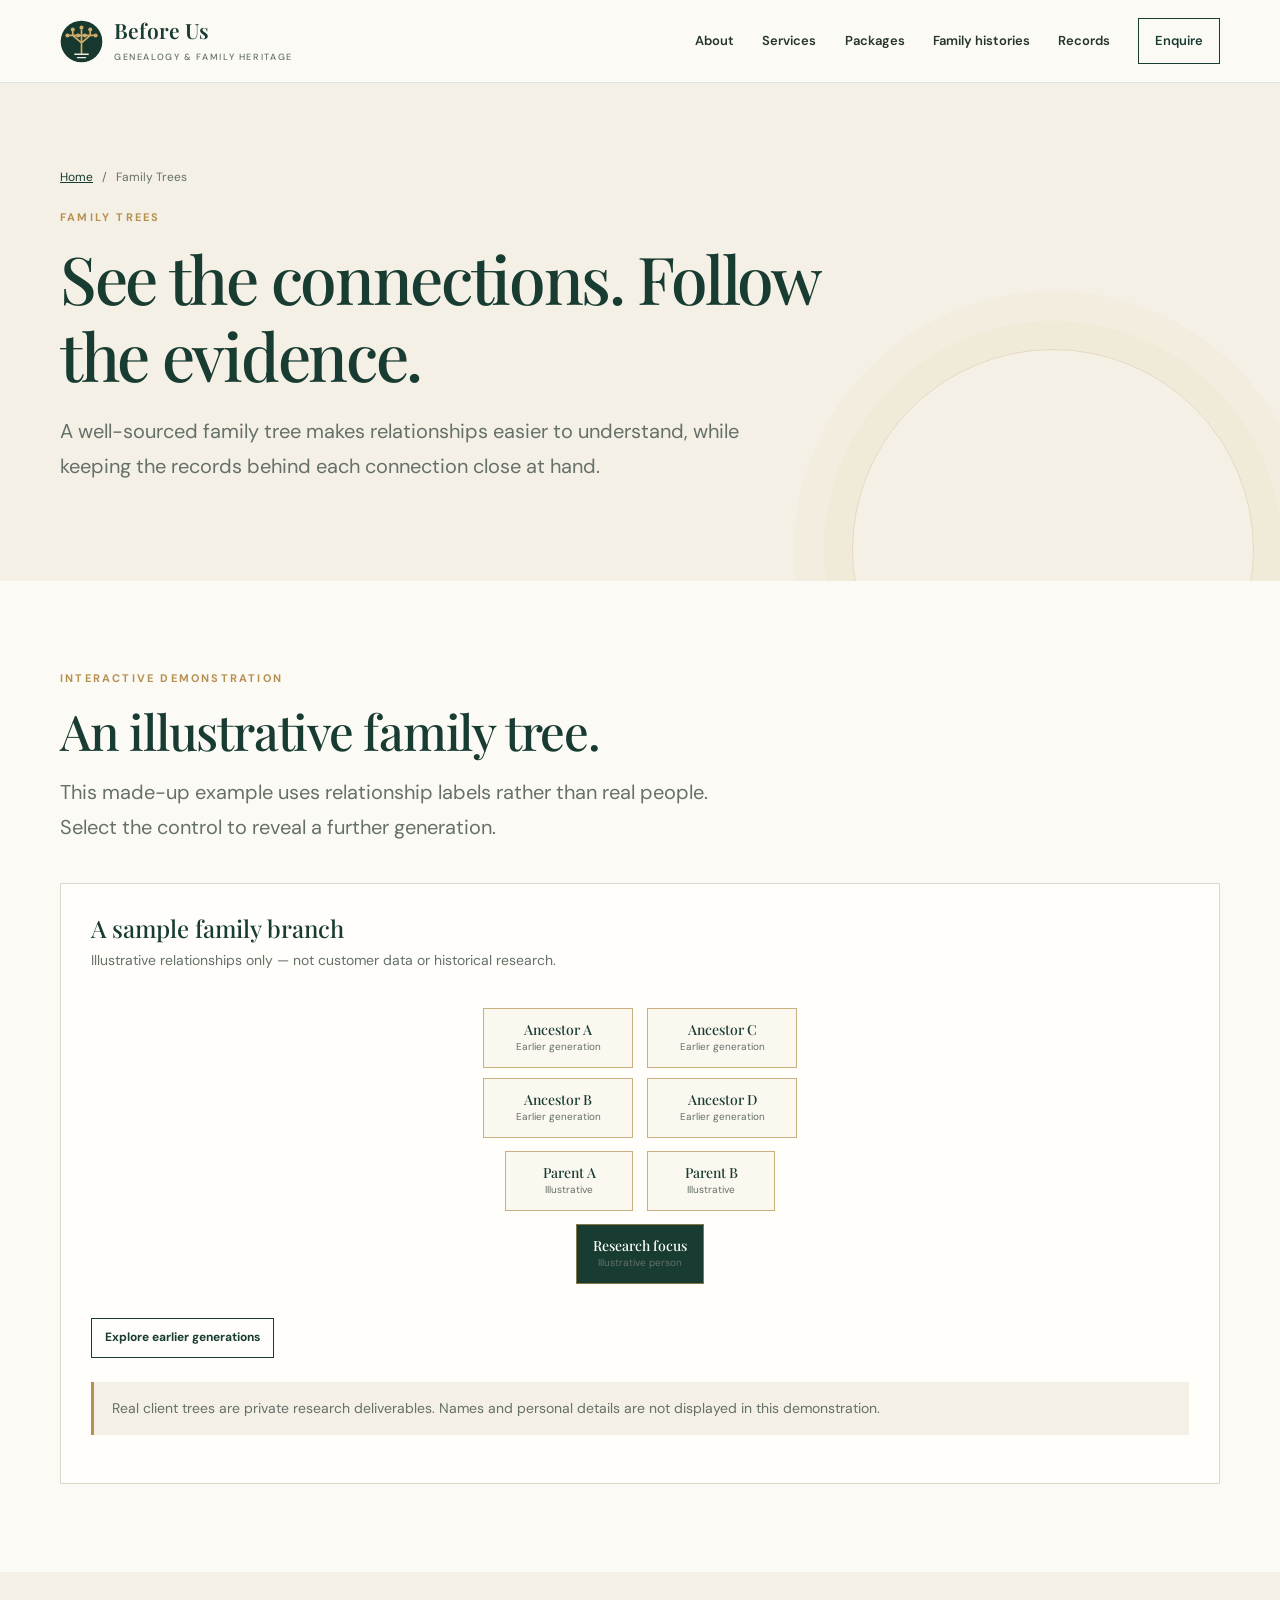
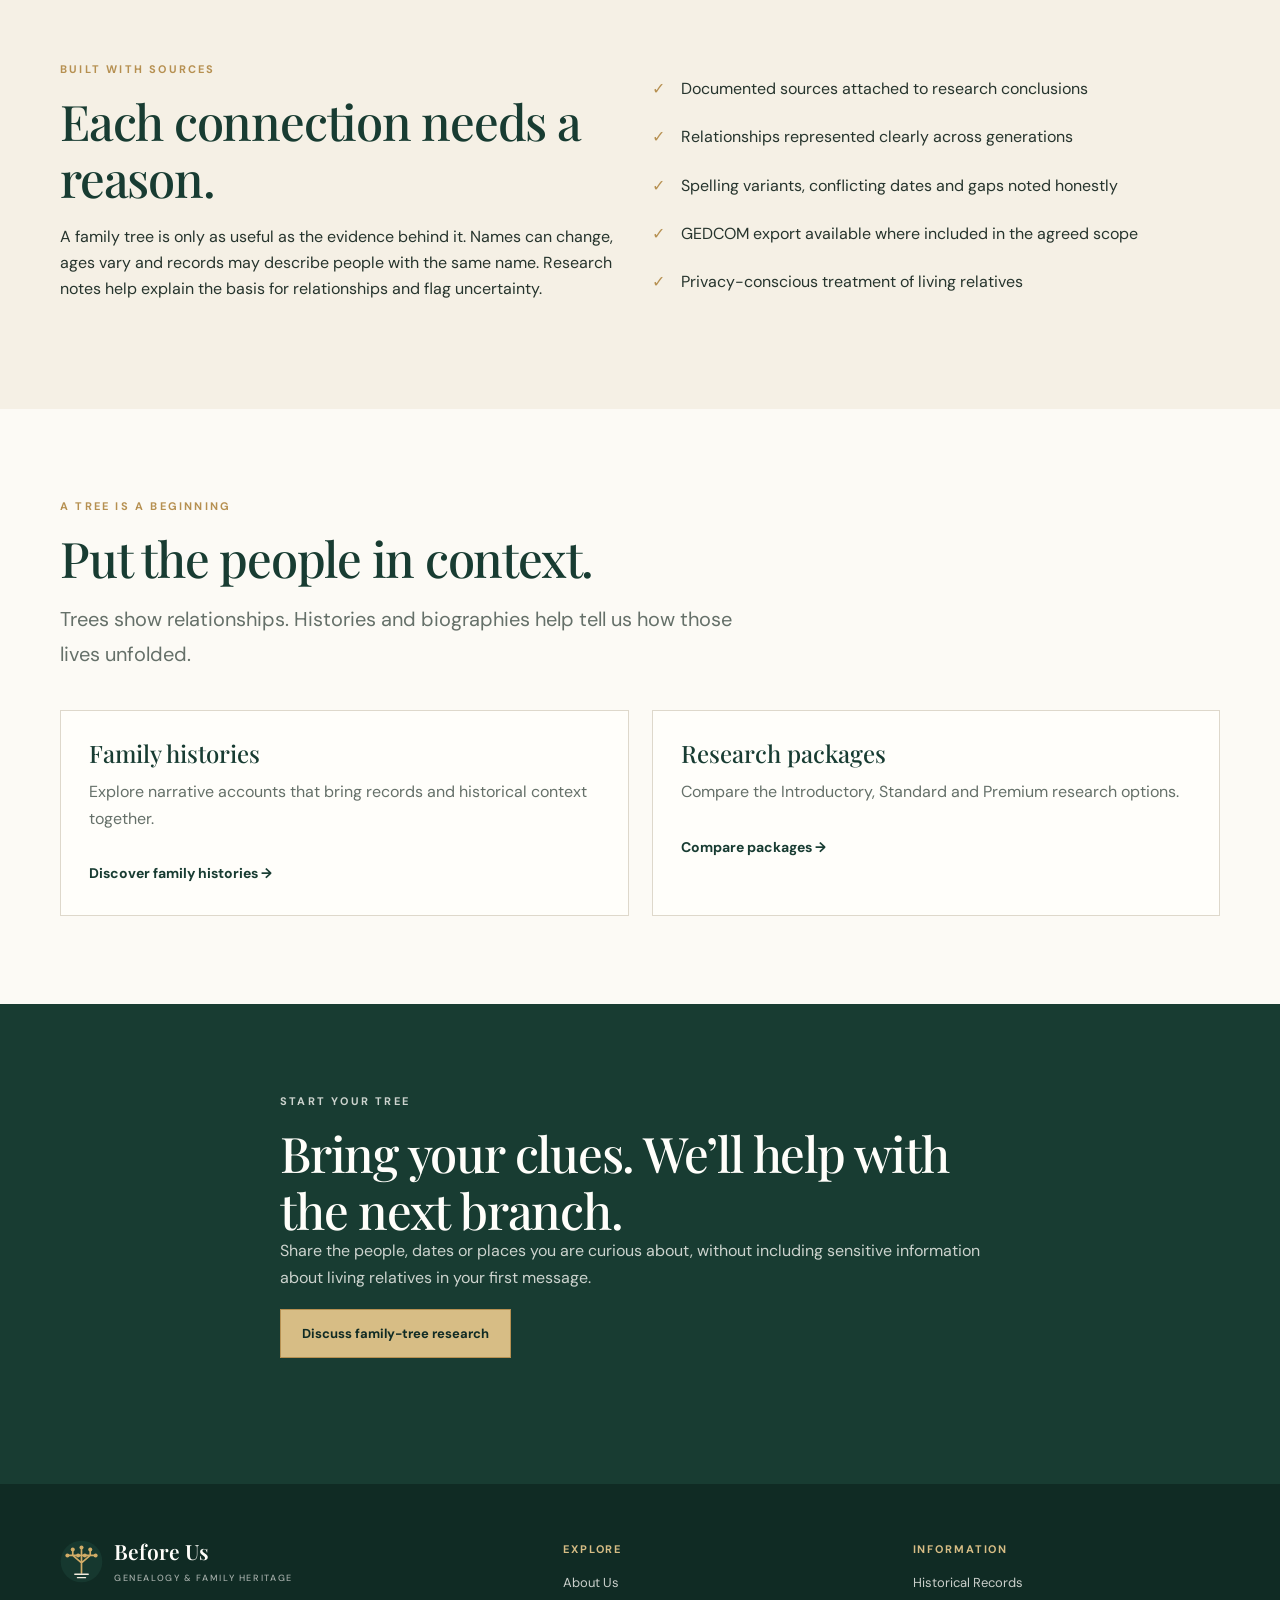
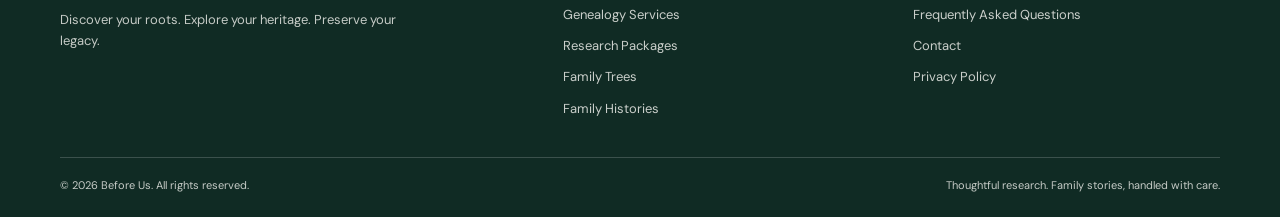
<file: family-trees.html>
<!doctype html>
<html lang="en-AU">
<head>
  <meta charset="utf-8"><meta name="viewport" content="width=device-width, initial-scale=1">
  <meta name="description" content="Explore interactive illustrative family-tree examples and learn how Before Us builds sourced, privacy-conscious genealogy charts.">
  <meta name="theme-color" content="#183c32"><link rel="canonical" href="https://beforeus.com.au/family-trees.html"><link rel="icon" href="assets/images/mark.svg" type="image/svg+xml"><link rel="stylesheet" href="assets/css/styles.css">
  <title>Family Trees | Before Us Genealogy</title>
</head>
<body>
  <a class="skip-link" href="#main">Skip to content</a>
  <header class="site-header"><div class="header-inner"><a class="brand" href="index.html" aria-label="Before Us home"><img src="assets/images/mark.svg" alt="" width="43" height="43"><span><span class="brand-name">Before Us</span><span class="brand-tag">Genealogy &amp; Family Heritage</span></span></a><button class="menu-toggle" type="button" aria-label="Open navigation menu" aria-expanded="false" aria-controls="primary-navigation"><span></span><span></span><span></span></button><nav class="site-nav" id="primary-navigation" aria-label="Main navigation"><a href="about.html">About</a><a href="services.html">Services</a><a href="packages.html">Packages</a><a href="family-histories.html">Family histories</a><a href="records.html">Records</a><a class="nav-contact" href="contact.html">Enquire</a></nav></div></header>
  <main id="main">
    <section class="page-hero"><div class="container"><div class="breadcrumb"><a href="index.html">Home</a><span aria-hidden="true">/</span><span>Family Trees</span></div><p class="eyebrow">Family trees</p><h1>See the connections. Follow the evidence.</h1><p class="lead">A well-sourced family tree makes relationships easier to understand, while keeping the records behind each connection close at hand.</p></div></section>
    <section class="section"><div class="container"><div class="section-heading"><p class="eyebrow">Interactive demonstration</p><h2>An illustrative family tree.</h2><p class="lead">This made-up example uses relationship labels rather than real people. Select the control to reveal a further generation.</p></div>
      <div class="tree-demo">
        <h3>A sample family branch</h3><p>Illustrative relationships only — not customer data or historical research.</p>
        <div class="tree-canvas" role="region" aria-label="Scrollable sample family tree">
          <div class="tree-generation">
            <div class="tree-branch"><div class="tree-node"><strong>Ancestor A</strong><span>Earlier generation</span></div><div class="tree-node"><strong>Ancestor B</strong><span>Earlier generation</span></div></div>
            <div class="tree-branch"><div class="tree-node"><strong>Ancestor C</strong><span>Earlier generation</span></div><div class="tree-node"><strong>Ancestor D</strong><span>Earlier generation</span></div></div>
          </div>
          <div class="tree-generation">
            <div class="tree-node"><strong>Parent A</strong><span>Illustrative</span></div><div class="tree-node"><strong>Parent B</strong><span>Illustrative</span></div>
          </div>
          <div class="tree-generation"><div class="tree-node root"><strong>Research focus</strong><span>Illustrative person</span></div></div>
          <div class="tree-generation tree-more" id="earlier-generation" hidden>
            <div class="tree-branch"><div class="tree-node"><strong>Earlier ancestor</strong><span>Illustrative</span></div><div class="tree-node"><strong>Earlier ancestor</strong><span>Illustrative</span></div></div>
            <div class="tree-branch"><div class="tree-node"><strong>Earlier ancestor</strong><span>Illustrative</span></div><div class="tree-node"><strong>Earlier ancestor</strong><span>Illustrative</span></div></div>
          </div>
        </div>
        <div class="tree-controls"><button type="button" data-tree-toggle aria-expanded="false" aria-controls="earlier-generation">Explore earlier generations</button></div>
        <p class="tree-privacy">Real client trees are private research deliverables. Names and personal details are not displayed in this demonstration.</p>
      </div>
    </div></section>
    <section class="section section-parchment"><div class="container grid-2"><div><p class="eyebrow">Built with sources</p><h2>Each connection needs a reason.</h2><p style="margin-top:17px">A family tree is only as useful as the evidence behind it. Names can change, ages vary and records may describe people with the same name. Research notes help explain the basis for relationships and flag uncertainty.</p></div><ul class="check-list"><li>Documented sources attached to research conclusions</li><li>Relationships represented clearly across generations</li><li>Spelling variants, conflicting dates and gaps noted honestly</li><li>GEDCOM export available where included in the agreed scope</li><li>Privacy-conscious treatment of living relatives</li></ul></div></section>
    <section class="section"><div class="container"><div class="section-heading"><p class="eyebrow">A tree is a beginning</p><h2>Put the people in context.</h2><p class="lead">Trees show relationships. Histories and biographies help tell us how those lives unfolded.</p></div><div class="grid-2"><a class="card card-link" href="family-histories.html"><h3>Family histories</h3><p>Explore narrative accounts that bring records and historical context together.</p><span class="text-link">Discover family histories →</span></a><a class="card card-link" href="packages.html"><h3>Research packages</h3><p>Compare the Introductory, Standard and Premium research options.</p><span class="text-link">Compare packages →</span></a></div></div></section>
    <section class="section section-forest"><div class="container section-heading"><p class="eyebrow">Start your tree</p><h2>Bring your clues. We’ll help with the next branch.</h2><p>Share the people, dates or places you are curious about, without including sensitive information about living relatives in your first message.</p><a class="button" href="contact.html">Discuss family-tree research</a></div></section>
  </main>
  <footer class="site-footer"><div class="container footer-grid"><div><a class="brand footer-brand" href="index.html"><img src="assets/images/mark.svg" alt="" width="43" height="43"><span><span class="brand-name">Before Us</span><span class="brand-tag">Genealogy &amp; Family Heritage</span></span></a><p class="footer-intro">Discover your roots. Explore your heritage. Preserve your legacy.</p></div><div class="footer-column"><h2>Explore</h2><div class="footer-links"><a href="about.html">About Us</a><a href="services.html">Genealogy Services</a><a href="packages.html">Research Packages</a><a href="family-trees.html">Family Trees</a><a href="family-histories.html">Family Histories</a></div></div><div class="footer-column"><h2>Information</h2><div class="footer-links"><a href="records.html">Historical Records</a><a href="faq.html">Frequently Asked Questions</a><a href="contact.html">Contact</a><a href="privacy.html">Privacy Policy</a></div></div></div><div class="container footer-bottom"><span>© <span data-year>2026</span> Before Us. All rights reserved.</span><span>Thoughtful research. Family stories, handled with care.</span></div></footer>
  <script src="assets/js/site.js" defer></script>
</body>
</html>
</file>
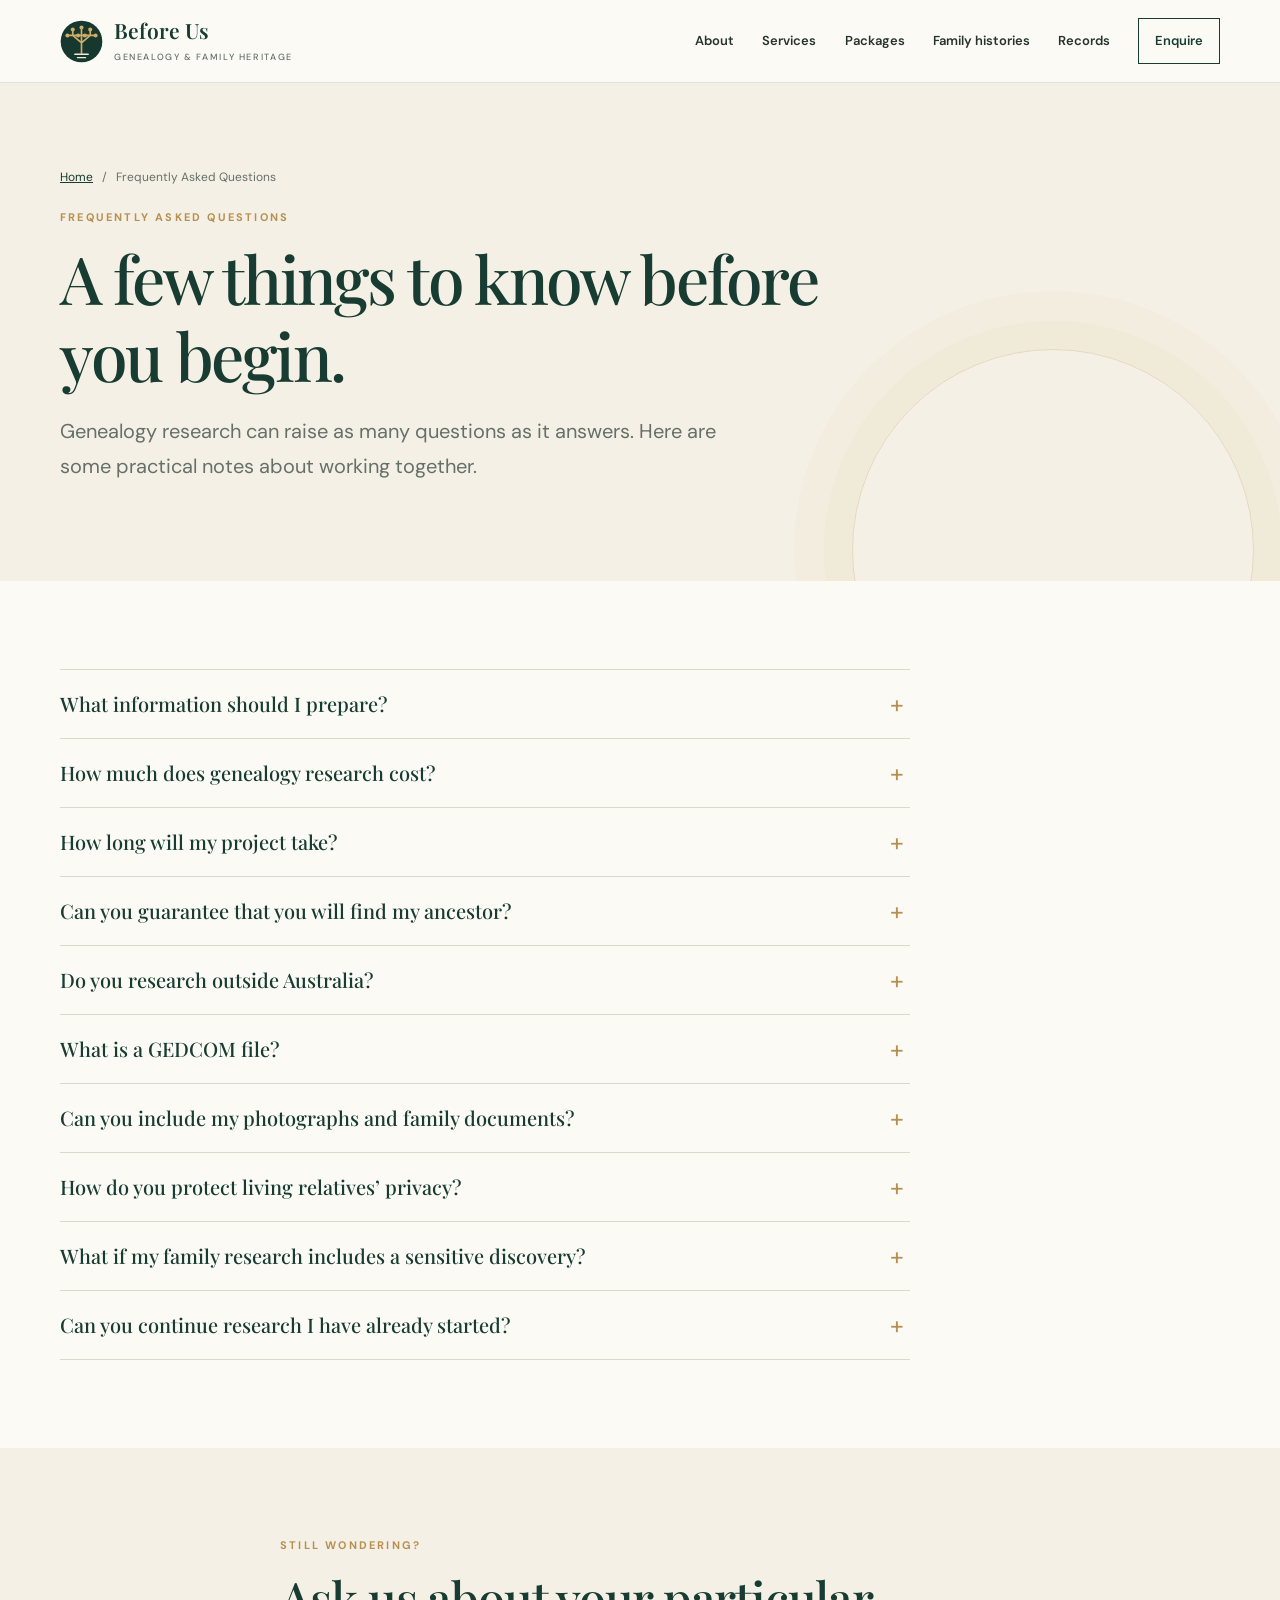
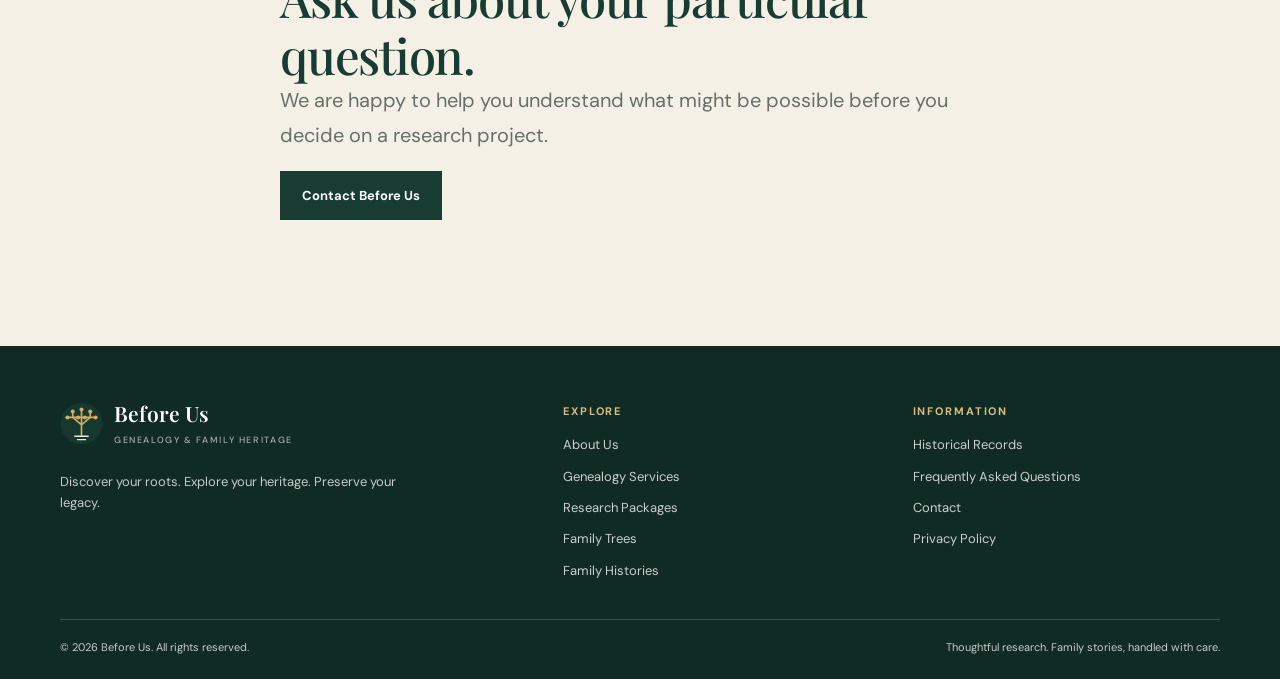
<file: faq.html>
<!doctype html>
<html lang="en-AU">
<head>
  <meta charset="utf-8"><meta name="viewport" content="width=device-width, initial-scale=1">
  <meta name="description" content="Answers to common questions about genealogy research, family-history projects, records, timing, privacy and working with Before Us.">
  <meta name="theme-color" content="#183c32"><link rel="canonical" href="https://beforeus.com.au/faq.html"><link rel="icon" href="assets/images/mark.svg" type="image/svg+xml"><link rel="stylesheet" href="assets/css/styles.css">
  <title>Frequently Asked Questions | Before Us</title>
</head>
<body>
  <a class="skip-link" href="#main">Skip to content</a>
  <header class="site-header"><div class="header-inner"><a class="brand" href="index.html" aria-label="Before Us home"><img src="assets/images/mark.svg" alt="" width="43" height="43"><span><span class="brand-name">Before Us</span><span class="brand-tag">Genealogy &amp; Family Heritage</span></span></a><button class="menu-toggle" type="button" aria-label="Open navigation menu" aria-expanded="false" aria-controls="primary-navigation"><span></span><span></span><span></span></button><nav class="site-nav" id="primary-navigation" aria-label="Main navigation"><a href="about.html">About</a><a href="services.html">Services</a><a href="packages.html">Packages</a><a href="family-histories.html">Family histories</a><a href="records.html">Records</a><a class="nav-contact" href="contact.html">Enquire</a></nav></div></header>
  <main id="main">
    <section class="page-hero"><div class="container"><div class="breadcrumb"><a href="index.html">Home</a><span aria-hidden="true">/</span><span>Frequently Asked Questions</span></div><p class="eyebrow">Frequently asked questions</p><h1>A few things to know before you begin.</h1><p class="lead">Genealogy research can raise as many questions as it answers. Here are some practical notes about working together.</p></div></section>
    <section class="section"><div class="container"><div class="faq-list">
      <details class="faq-item"><summary>What information should I prepare?</summary><div class="faq-answer"><p>Share what you are comfortable providing: the research question, names of deceased relatives, approximate dates and places, and any sources you have already checked. Mark uncertain details as estimates. Please do not send identity documents or sensitive information about living people in your first message.</p></div></details>
      <details class="faq-item"><summary>How much does genealogy research cost?</summary><div class="faq-answer"><p>Fees depend on the agreed scope, record access, geography, complexity and deliverables. We discuss a written proposal and fee before research starts. The package descriptions are indicative starting points, not fixed prices.</p></div></details>
      <details class="faq-item"><summary>How long will my project take?</summary><div class="faq-answer"><p>Timeframes depend on the research question, availability of sources and whether archives or certificates need to be accessed. We provide an estimate with the proposed scope and let you know if circumstances change.</p></div></details>
      <details class="faq-item"><summary>Can you guarantee that you will find my ancestor?</summary><div class="faq-answer"><p>No. Records may not survive, may be inaccessible or may not identify a person conclusively. We can commit to the agreed research work, but not to a particular discovery. Findings and limitations are reported honestly.</p></div></details>
      <details class="faq-item"><summary>Do you research outside Australia?</summary><div class="faq-answer"><p>Research may extend to other countries where the question and accessible sources support it. We discuss geographic scope and practical access before preparing a proposal.</p></div></details>
      <details class="faq-item"><summary>What is a GEDCOM file?</summary><div class="faq-answer"><p>GEDCOM is a widely used text format for exchanging genealogical data between family-tree programs. It can transfer names, dates, places and relationships, but formatting or source notes may not transfer identically between software.</p></div></details>
      <details class="faq-item"><summary>Can you include my photographs and family documents?</summary><div class="faq-answer"><p>Possibly, depending on the project. We discuss image quality, attribution, copyright, permissions and how materials will be used before including them in a deliverable. Please do not upload sensitive files through an unconfigured contact form.</p></div></details>
      <details class="faq-item"><summary>How do you protect living relatives’ privacy?</summary><div class="faq-answer"><p>We minimise personal information, keep living people’s details out of public examples and agree how any relevant sensitive material is handled. See the <a href="privacy.html">privacy policy</a> for information about this website and contact the business before sharing sensitive research materials.</p></div></details>
      <details class="faq-item"><summary>What if my family research includes a sensitive discovery?</summary><div class="faq-answer"><p>We approach sensitive findings with care and will discuss how they are presented within the agreed scope. We do not assume every discovery should be shared with every family member or published in a keepsake.</p></div></details>
      <details class="faq-item"><summary>Can you continue research I have already started?</summary><div class="faq-answer"><p>Yes. We can discuss reviewing existing trees or notes, checking sources and identifying next steps. An initial enquiry need only describe the research and does not require you to send private documents.</p></div></details>
    </div></div></section>
    <section class="section section-parchment"><div class="container section-heading"><p class="eyebrow">Still wondering?</p><h2>Ask us about your particular question.</h2><p class="lead">We are happy to help you understand what might be possible before you decide on a research project.</p><a class="button button-dark" href="contact.html">Contact Before Us</a></div></section>
  </main>
  <footer class="site-footer"><div class="container footer-grid"><div><a class="brand footer-brand" href="index.html"><img src="assets/images/mark.svg" alt="" width="43" height="43"><span><span class="brand-name">Before Us</span><span class="brand-tag">Genealogy &amp; Family Heritage</span></span></a><p class="footer-intro">Discover your roots. Explore your heritage. Preserve your legacy.</p></div><div class="footer-column"><h2>Explore</h2><div class="footer-links"><a href="about.html">About Us</a><a href="services.html">Genealogy Services</a><a href="packages.html">Research Packages</a><a href="family-trees.html">Family Trees</a><a href="family-histories.html">Family Histories</a></div></div><div class="footer-column"><h2>Information</h2><div class="footer-links"><a href="records.html">Historical Records</a><a href="faq.html">Frequently Asked Questions</a><a href="contact.html">Contact</a><a href="privacy.html">Privacy Policy</a></div></div></div><div class="container footer-bottom"><span>© <span data-year>2026</span> Before Us. All rights reserved.</span><span>Thoughtful research. Family stories, handled with care.</span></div></footer>
  <script src="assets/js/site.js" defer></script>
</body>
</html>
</file>
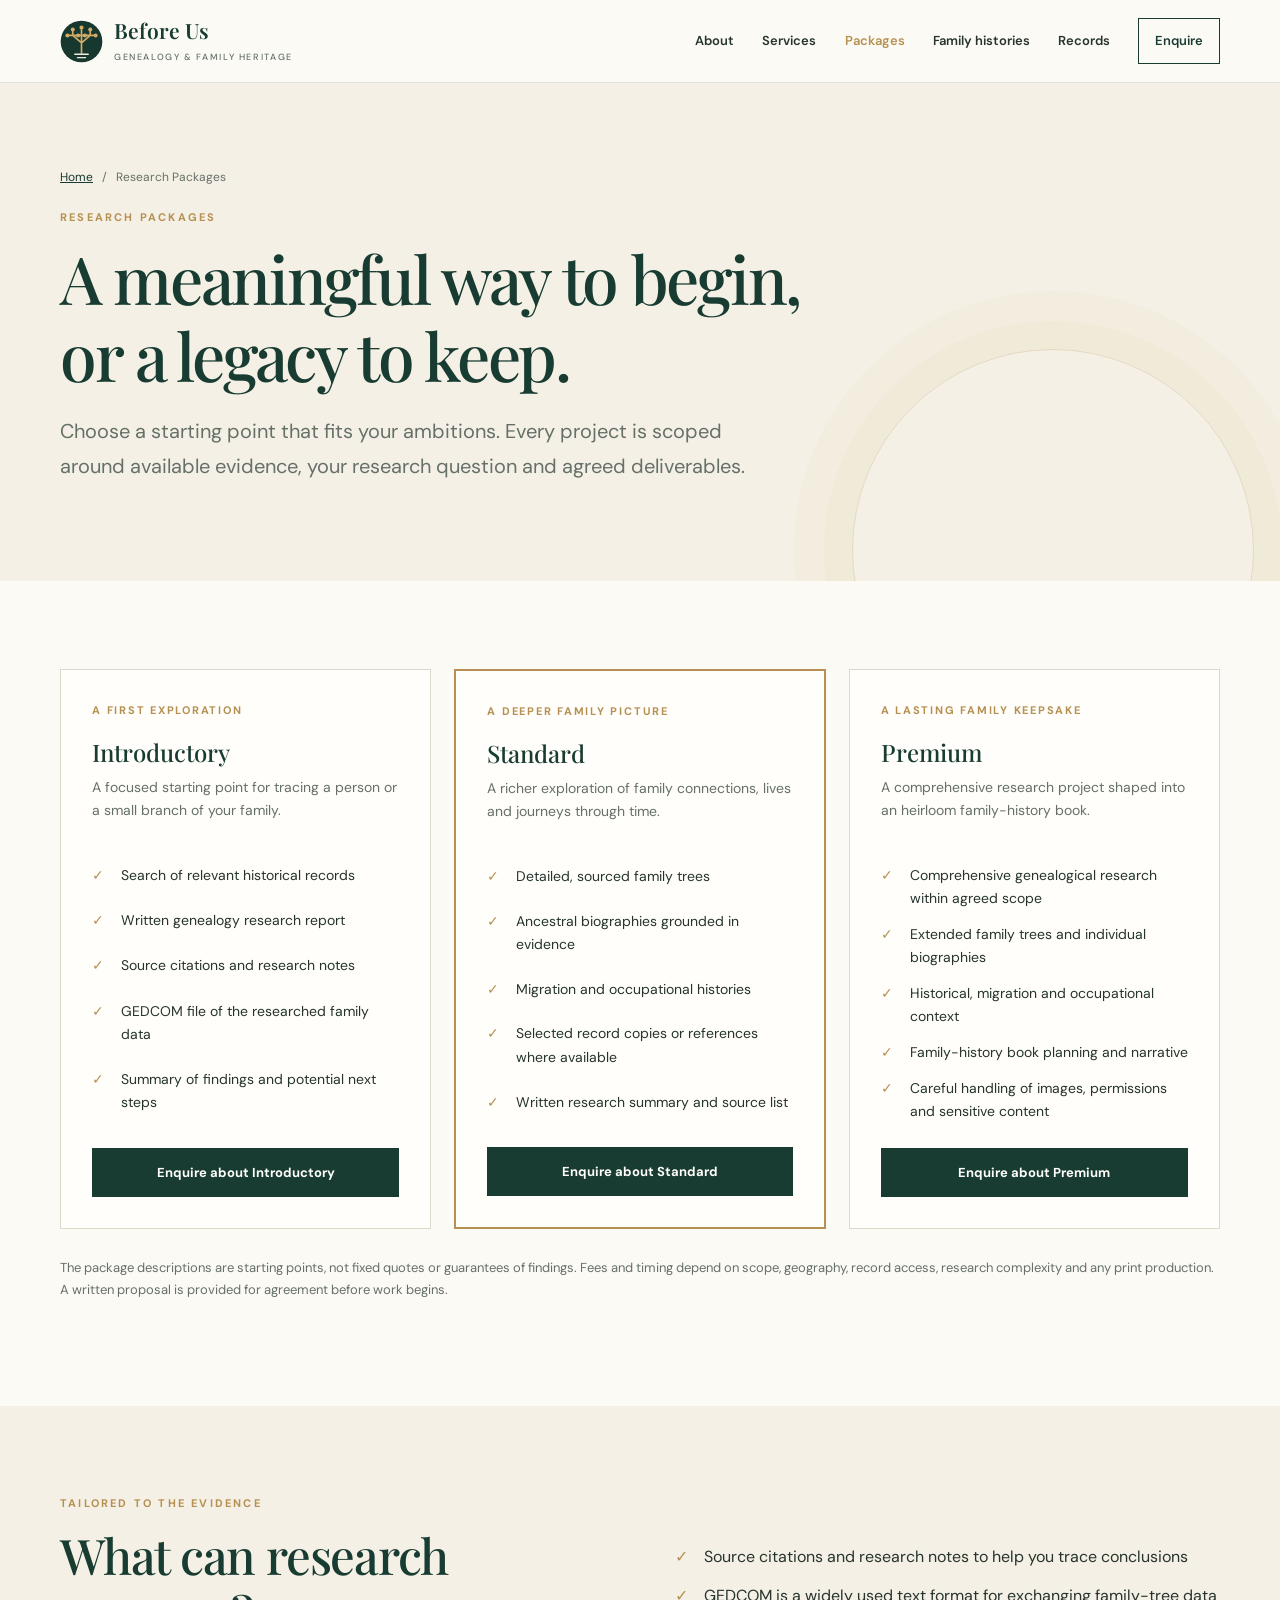
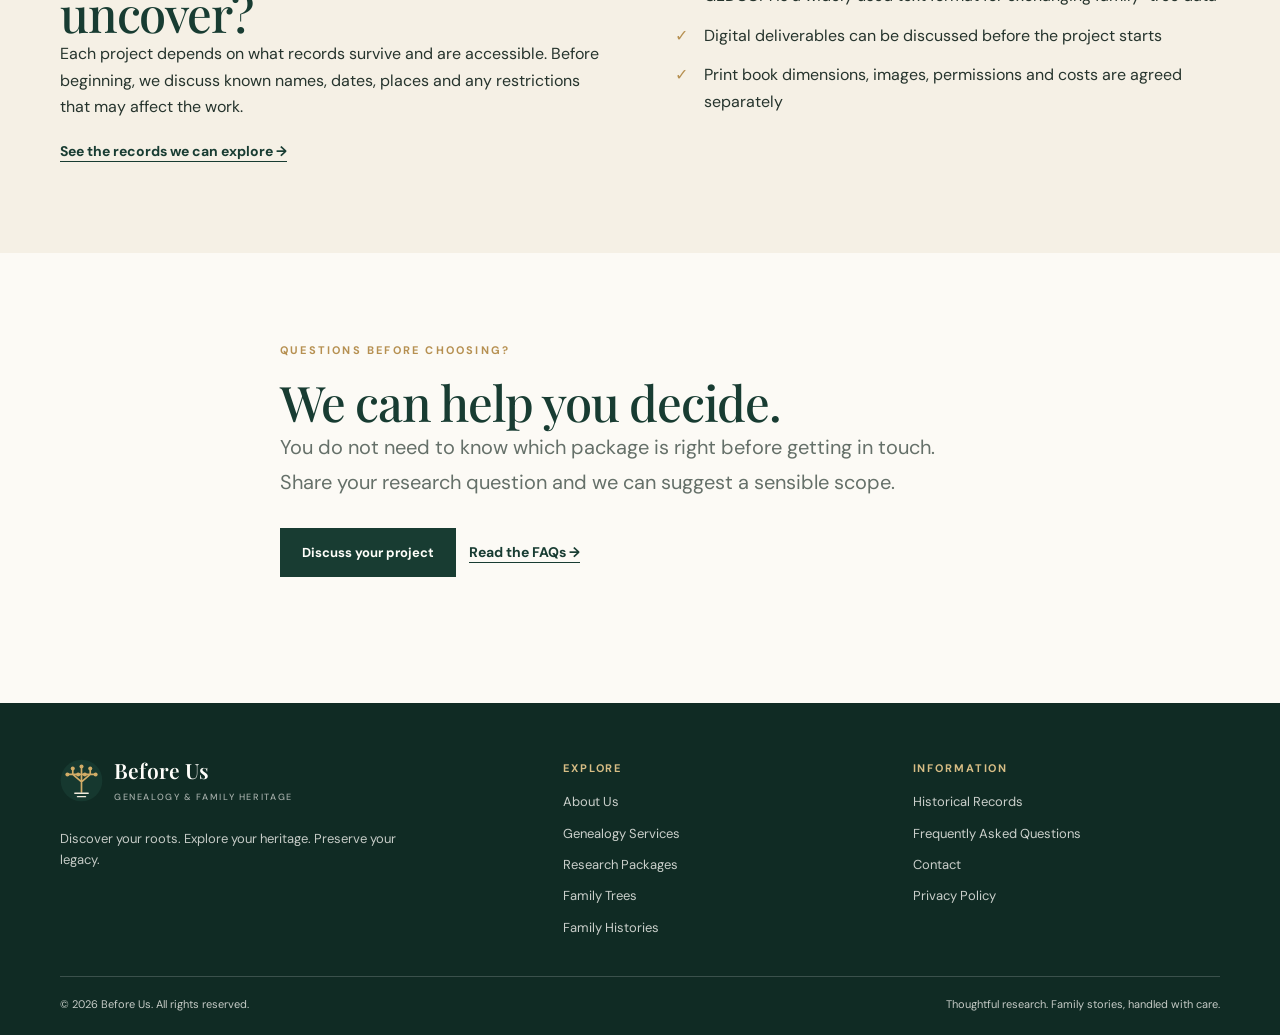
<file: packages.html>
<!doctype html>
<html lang="en-AU">
<head>
  <meta charset="utf-8"><meta name="viewport" content="width=device-width, initial-scale=1">
  <meta name="description" content="Compare Before Us genealogy research packages: Introductory, Standard and Premium options for family research and heirloom histories.">
  <meta name="theme-color" content="#183c32"><link rel="canonical" href="https://beforeus.com.au/packages.html"><link rel="icon" href="assets/images/mark.svg" type="image/svg+xml"><link rel="stylesheet" href="assets/css/styles.css">
  <title>Research Packages | Before Us Genealogy</title>
</head>
<body>
  <a class="skip-link" href="#main">Skip to content</a>
  <header class="site-header"><div class="header-inner"><a class="brand" href="index.html" aria-label="Before Us home"><img src="assets/images/mark.svg" alt="" width="43" height="43"><span><span class="brand-name">Before Us</span><span class="brand-tag">Genealogy &amp; Family Heritage</span></span></a><button class="menu-toggle" type="button" aria-label="Open navigation menu" aria-expanded="false" aria-controls="primary-navigation"><span></span><span></span><span></span></button><nav class="site-nav" id="primary-navigation" aria-label="Main navigation"><a href="about.html">About</a><a href="services.html">Services</a><a href="packages.html" aria-current="page">Packages</a><a href="family-histories.html">Family histories</a><a href="records.html">Records</a><a class="nav-contact" href="contact.html">Enquire</a></nav></div></header>
  <main id="main">
    <section class="page-hero"><div class="container"><div class="breadcrumb"><a href="index.html">Home</a><span aria-hidden="true">/</span><span>Research Packages</span></div><p class="eyebrow">Research packages</p><h1>A meaningful way to begin, or a legacy to keep.</h1><p class="lead">Choose a starting point that fits your ambitions. Every project is scoped around available evidence, your research question and agreed deliverables.</p></div></section>
    <section class="section"><div class="container"><div class="grid-3">
      <article class="package-card"><p class="package-kicker">A first exploration</p><h3>Introductory</h3><p class="package-summary">A focused starting point for tracing a person or a small branch of your family.</p><ul class="check-list"><li>Search of relevant historical records</li><li>Written genealogy research report</li><li>Source citations and research notes</li><li>GEDCOM file of the researched family data</li><li>Summary of findings and potential next steps</li></ul><a class="button button-dark" href="contact.html?package=introductory">Enquire about Introductory</a></article>
      <article class="package-card featured"><p class="package-kicker">A deeper family picture</p><h3>Standard</h3><p class="package-summary">A richer exploration of family connections, lives and journeys through time.</p><ul class="check-list"><li>Detailed, sourced family trees</li><li>Ancestral biographies grounded in evidence</li><li>Migration and occupational histories</li><li>Selected record copies or references where available</li><li>Written research summary and source list</li></ul><a class="button button-dark" href="contact.html?package=standard">Enquire about Standard</a></article>
      <article class="package-card"><p class="package-kicker">A lasting family keepsake</p><h3>Premium</h3><p class="package-summary">A comprehensive research project shaped into an heirloom family-history book.</p><ul class="check-list"><li>Comprehensive genealogical research within agreed scope</li><li>Extended family trees and individual biographies</li><li>Historical, migration and occupational context</li><li>Family-history book planning and narrative</li><li>Careful handling of images, permissions and sensitive content</li></ul><a class="button button-dark" href="contact.html?package=premium">Enquire about Premium</a></article>
    </div><p class="package-note">The package descriptions are starting points, not fixed quotes or guarantees of findings. Fees and timing depend on scope, geography, record access, research complexity and any print production. A written proposal is provided for agreement before work begins.</p></div></section>
    <section class="section section-parchment"><div class="container feature-grid"><div><p class="eyebrow">Tailored to the evidence</p><h2>What can research uncover?</h2><p>Each project depends on what records survive and are accessible. Before beginning, we discuss known names, dates, places and any restrictions that may affect the work.</p><a class="text-link" href="records.html">See the records we can explore →</a></div><ul class="check-list"><li>Source citations and research notes to help you trace conclusions</li><li>GEDCOM is a widely used text format for exchanging family-tree data</li><li>Digital deliverables can be discussed before the project starts</li><li>Print book dimensions, images, permissions and costs are agreed separately</li></ul></div></section>
    <section class="section"><div class="container section-heading"><p class="eyebrow">Questions before choosing?</p><h2>We can help you decide.</h2><p class="lead">You do not need to know which package is right before getting in touch. Share your research question and we can suggest a sensible scope.</p><div class="button-row"><a class="button button-dark" href="contact.html">Discuss your project</a><a class="text-link" href="faq.html">Read the FAQs →</a></div></div></section>
  </main>
  <footer class="site-footer"><div class="container footer-grid"><div><a class="brand footer-brand" href="index.html"><img src="assets/images/mark.svg" alt="" width="43" height="43"><span><span class="brand-name">Before Us</span><span class="brand-tag">Genealogy &amp; Family Heritage</span></span></a><p class="footer-intro">Discover your roots. Explore your heritage. Preserve your legacy.</p></div><div class="footer-column"><h2>Explore</h2><div class="footer-links"><a href="about.html">About Us</a><a href="services.html">Genealogy Services</a><a href="packages.html">Research Packages</a><a href="family-trees.html">Family Trees</a><a href="family-histories.html">Family Histories</a></div></div><div class="footer-column"><h2>Information</h2><div class="footer-links"><a href="records.html">Historical Records</a><a href="faq.html">Frequently Asked Questions</a><a href="contact.html">Contact</a><a href="privacy.html">Privacy Policy</a></div></div></div><div class="container footer-bottom"><span>© <span data-year>2026</span> Before Us. All rights reserved.</span><span>Thoughtful research. Family stories, handled with care.</span></div></footer>
  <script src="assets/js/site.js" defer></script>
</body>
</html>
</file>
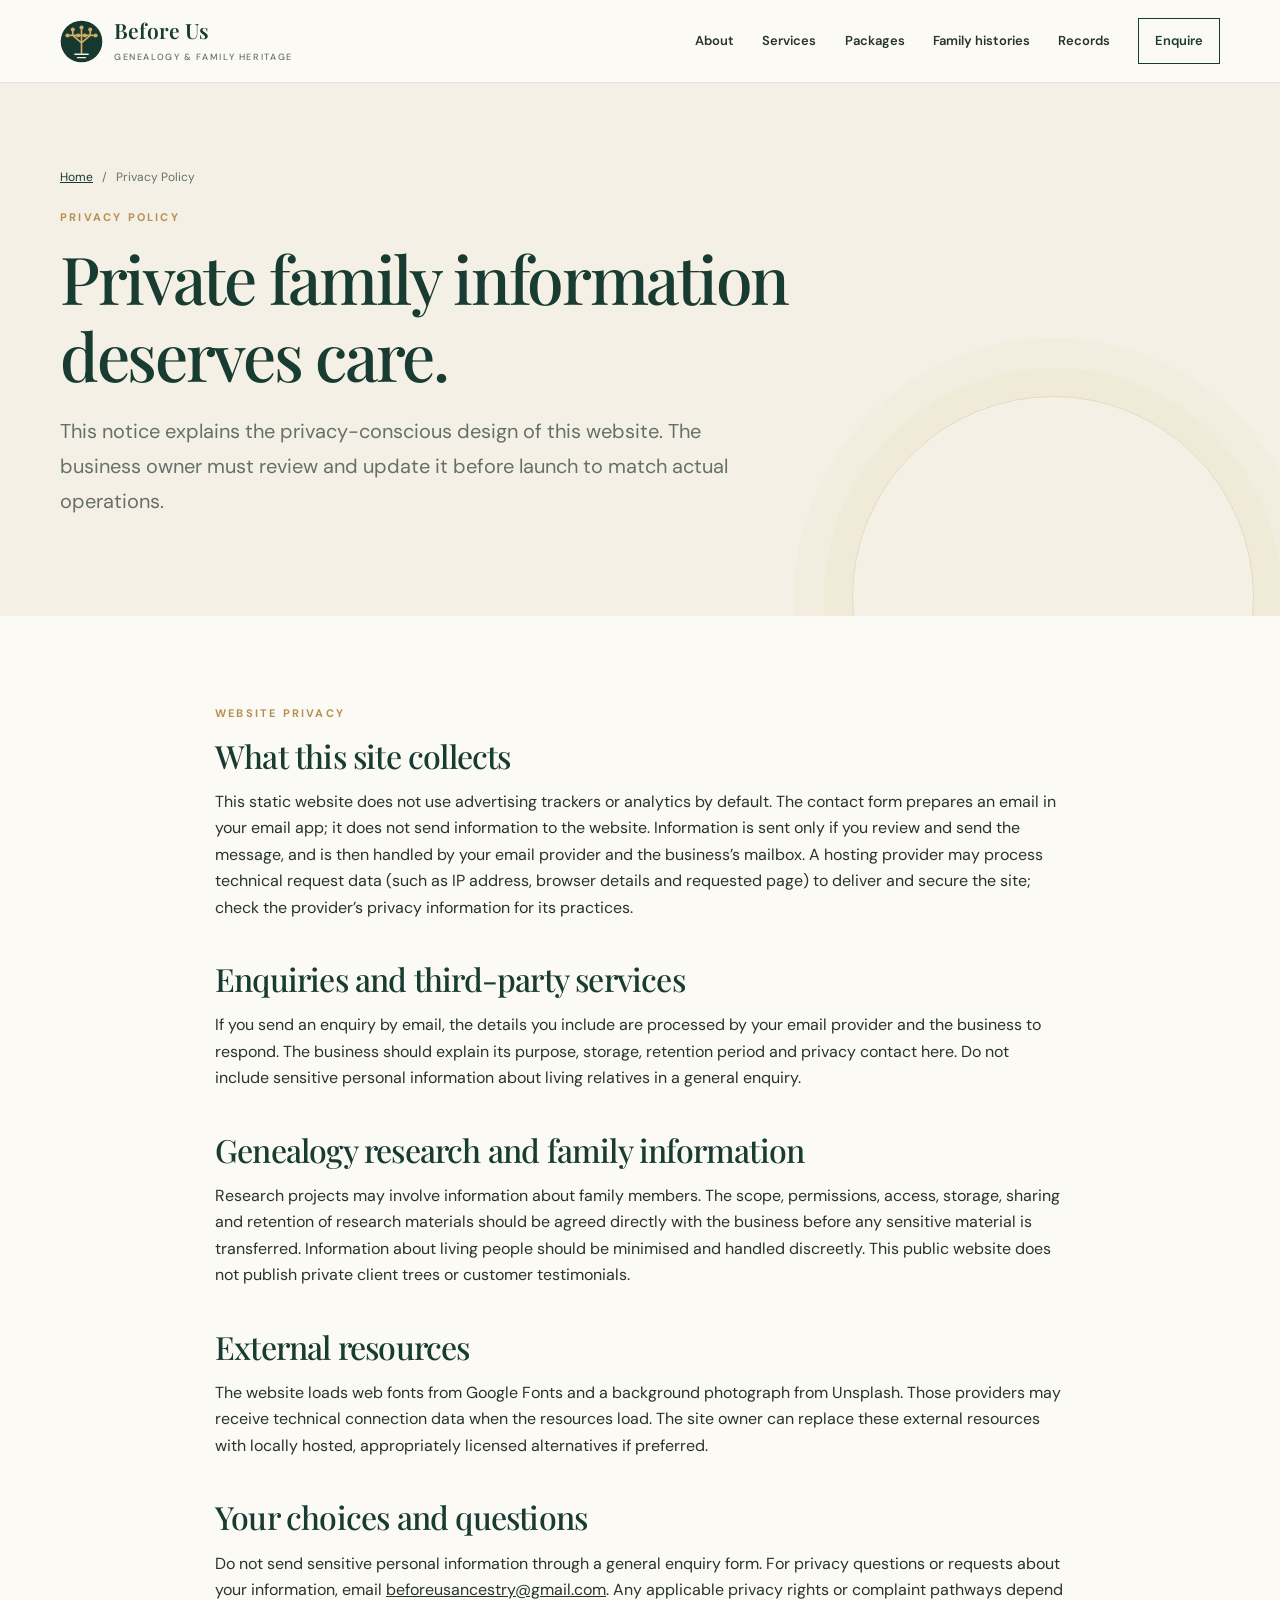
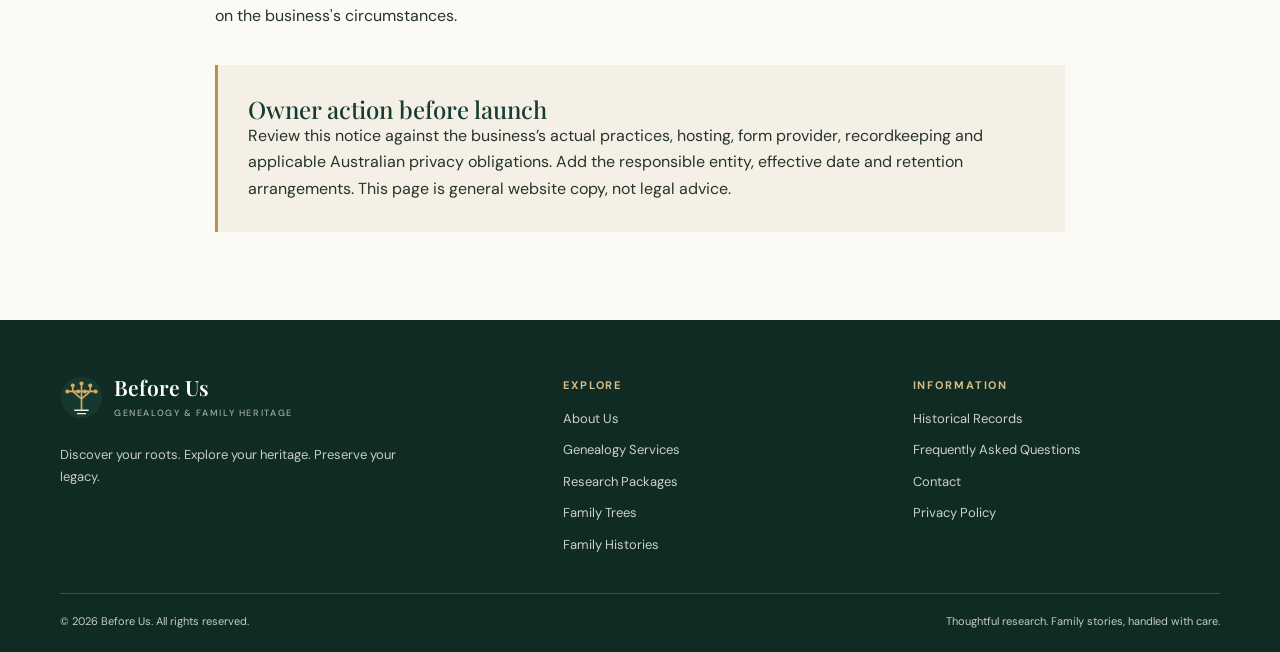
<file: privacy.html>
<!doctype html>
<html lang="en-AU">
<head>
  <meta charset="utf-8"><meta name="viewport" content="width=device-width, initial-scale=1">
  <meta name="description" content="Read how the Before Us website is designed to respect personal information and protect private family details.">
  <meta name="theme-color" content="#183c32"><link rel="canonical" href="https://beforeus.com.au/privacy.html"><link rel="icon" href="assets/images/mark.svg" type="image/svg+xml"><link rel="stylesheet" href="assets/css/styles.css">
  <title>Privacy Policy | Before Us</title>
</head>
<body>
  <a class="skip-link" href="#main">Skip to content</a>
  <header class="site-header"><div class="header-inner"><a class="brand" href="index.html" aria-label="Before Us home"><img src="assets/images/mark.svg" alt="" width="43" height="43"><span><span class="brand-name">Before Us</span><span class="brand-tag">Genealogy &amp; Family Heritage</span></span></a><button class="menu-toggle" type="button" aria-label="Open navigation menu" aria-expanded="false" aria-controls="primary-navigation"><span></span><span></span><span></span></button><nav class="site-nav" id="primary-navigation" aria-label="Main navigation"><a href="about.html">About</a><a href="services.html">Services</a><a href="packages.html">Packages</a><a href="family-histories.html">Family histories</a><a href="records.html">Records</a><a class="nav-contact" href="contact.html">Enquire</a></nav></div></header>
  <main id="main">
    <section class="page-hero"><div class="container"><div class="breadcrumb"><a href="index.html">Home</a><span aria-hidden="true">/</span><span>Privacy Policy</span></div><p class="eyebrow">Privacy policy</p><h1>Private family information deserves care.</h1><p class="lead">This notice explains the privacy-conscious design of this website. The business owner must review and update it before launch to match actual operations.</p></div></section>
    <section class="section"><div class="container" style="max-width:850px">
      <p class="eyebrow">Website privacy</p><h2 style="font-size:32px">What this site collects</h2><p style="margin-top:15px">This static website does not use advertising trackers or analytics by default. The contact form prepares an email in your email app; it does not send information to the website. Information is sent only if you review and send the message, and is then handled by your email provider and the business’s mailbox. A hosting provider may process technical request data (such as IP address, browser details and requested page) to deliver and secure the site; check the provider’s privacy information for its practices.</p>
      <h2 style="margin-top:39px;font-size:32px">Enquiries and third-party services</h2><p style="margin-top:15px">If you send an enquiry by email, the details you include are processed by your email provider and the business to respond. The business should explain its purpose, storage, retention period and privacy contact here. Do not include sensitive personal information about living relatives in a general enquiry.</p>
      <h2 style="margin-top:39px;font-size:32px">Genealogy research and family information</h2><p style="margin-top:15px">Research projects may involve information about family members. The scope, permissions, access, storage, sharing and retention of research materials should be agreed directly with the business before any sensitive material is transferred. Information about living people should be minimised and handled discreetly. This public website does not publish private client trees or customer testimonials.</p>
      <h2 style="margin-top:39px;font-size:32px">External resources</h2><p style="margin-top:15px">The website loads web fonts from Google Fonts and a background photograph from Unsplash. Those providers may receive technical connection data when the resources load. The site owner can replace these external resources with locally hosted, appropriately licensed alternatives if preferred.</p>
      <h2 style="margin-top:39px;font-size:32px">Your choices and questions</h2><p style="margin-top:15px">Do not send sensitive personal information through a general enquiry form. For privacy questions or requests about your information, email <a href="mailto:beforeusancestry@gmail.com">beforeusancestry@gmail.com</a>. Any applicable privacy rights or complaint pathways depend on the business's circumstances.</p>
      <div class="callout" style="margin-top:35px"><h3>Owner action before launch</h3><p>Review this notice against the business’s actual practices, hosting, form provider, recordkeeping and applicable Australian privacy obligations. Add the responsible entity, effective date and retention arrangements. This page is general website copy, not legal advice.</p></div>
    </div></section>
  </main>
  <footer class="site-footer"><div class="container footer-grid"><div><a class="brand footer-brand" href="index.html"><img src="assets/images/mark.svg" alt="" width="43" height="43"><span><span class="brand-name">Before Us</span><span class="brand-tag">Genealogy &amp; Family Heritage</span></span></a><p class="footer-intro">Discover your roots. Explore your heritage. Preserve your legacy.</p></div><div class="footer-column"><h2>Explore</h2><div class="footer-links"><a href="about.html">About Us</a><a href="services.html">Genealogy Services</a><a href="packages.html">Research Packages</a><a href="family-trees.html">Family Trees</a><a href="family-histories.html">Family Histories</a></div></div><div class="footer-column"><h2>Information</h2><div class="footer-links"><a href="records.html">Historical Records</a><a href="faq.html">Frequently Asked Questions</a><a href="contact.html">Contact</a><a href="privacy.html">Privacy Policy</a></div></div></div><div class="container footer-bottom"><span>© <span data-year>2026</span> Before Us. All rights reserved.</span><span>Thoughtful research. Family stories, handled with care.</span></div></footer>
  <script src="assets/js/site.js" defer></script>
</body>
</html>
</file>
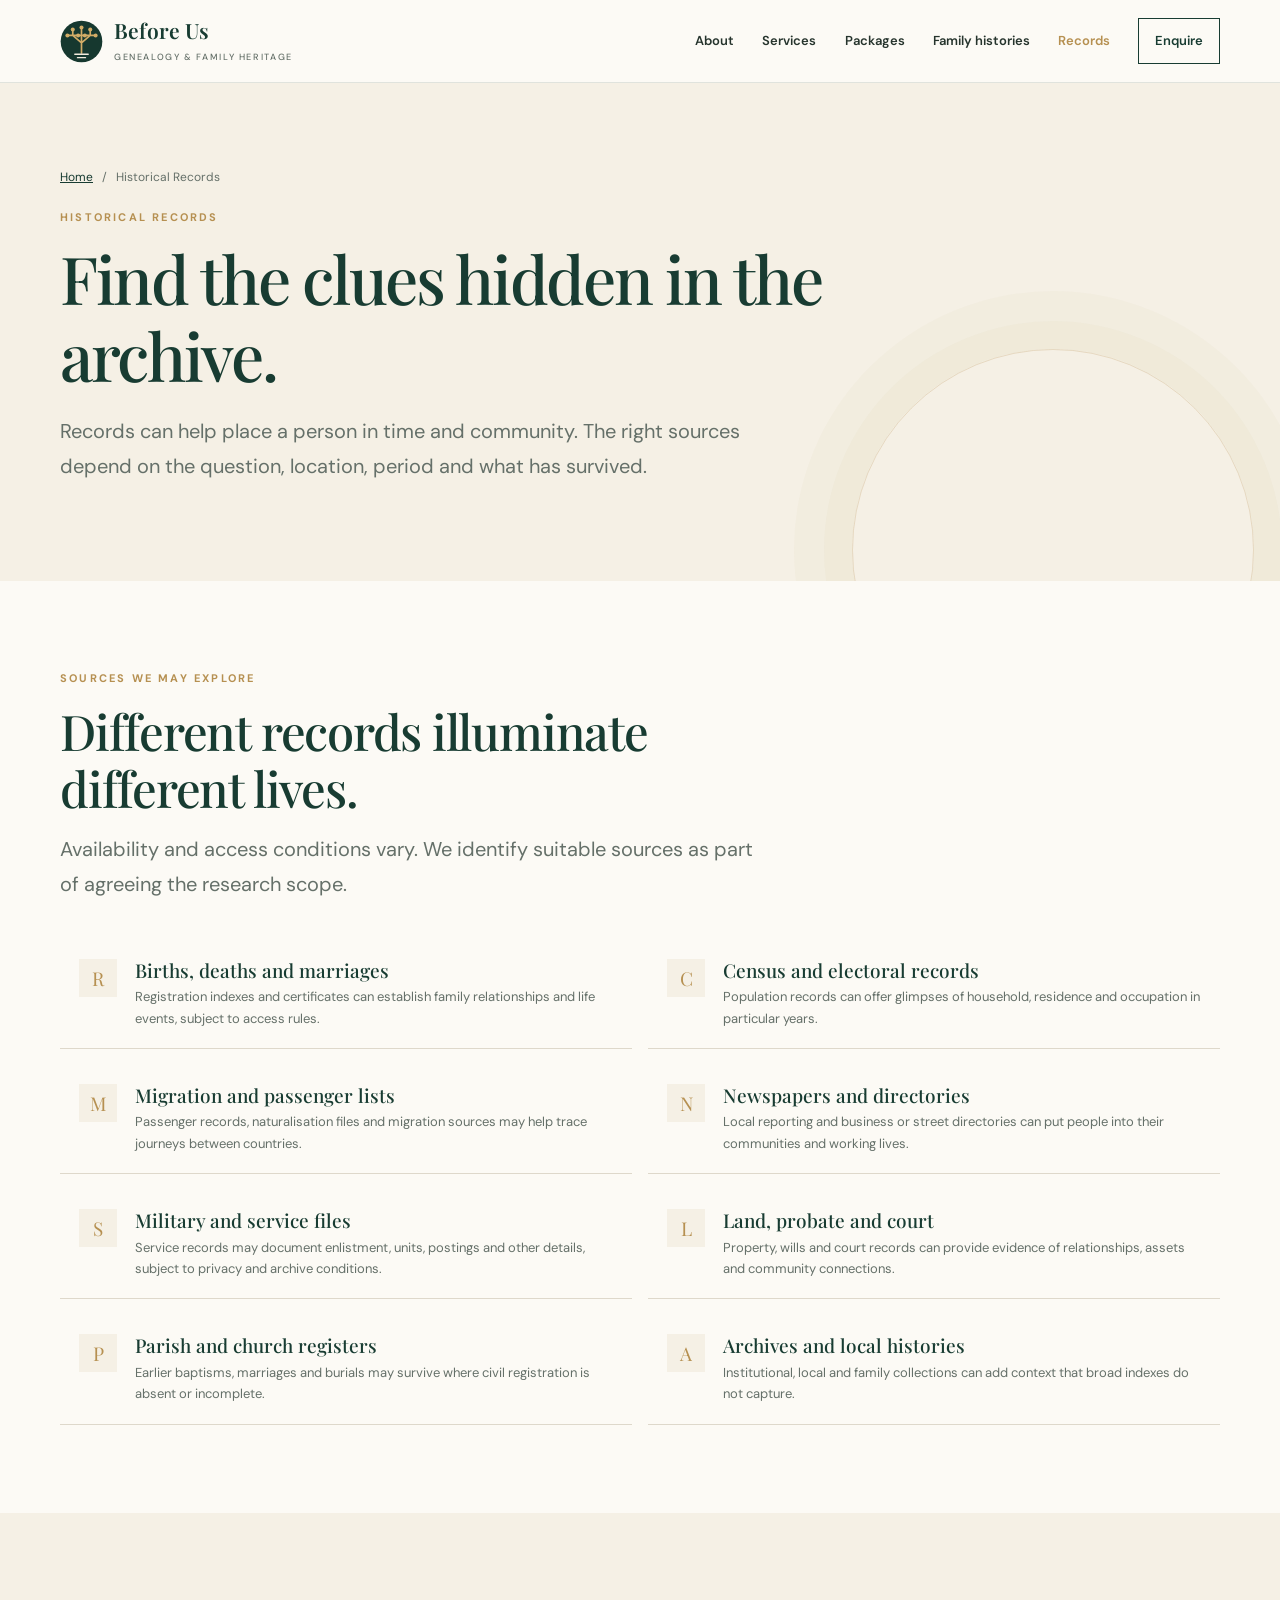
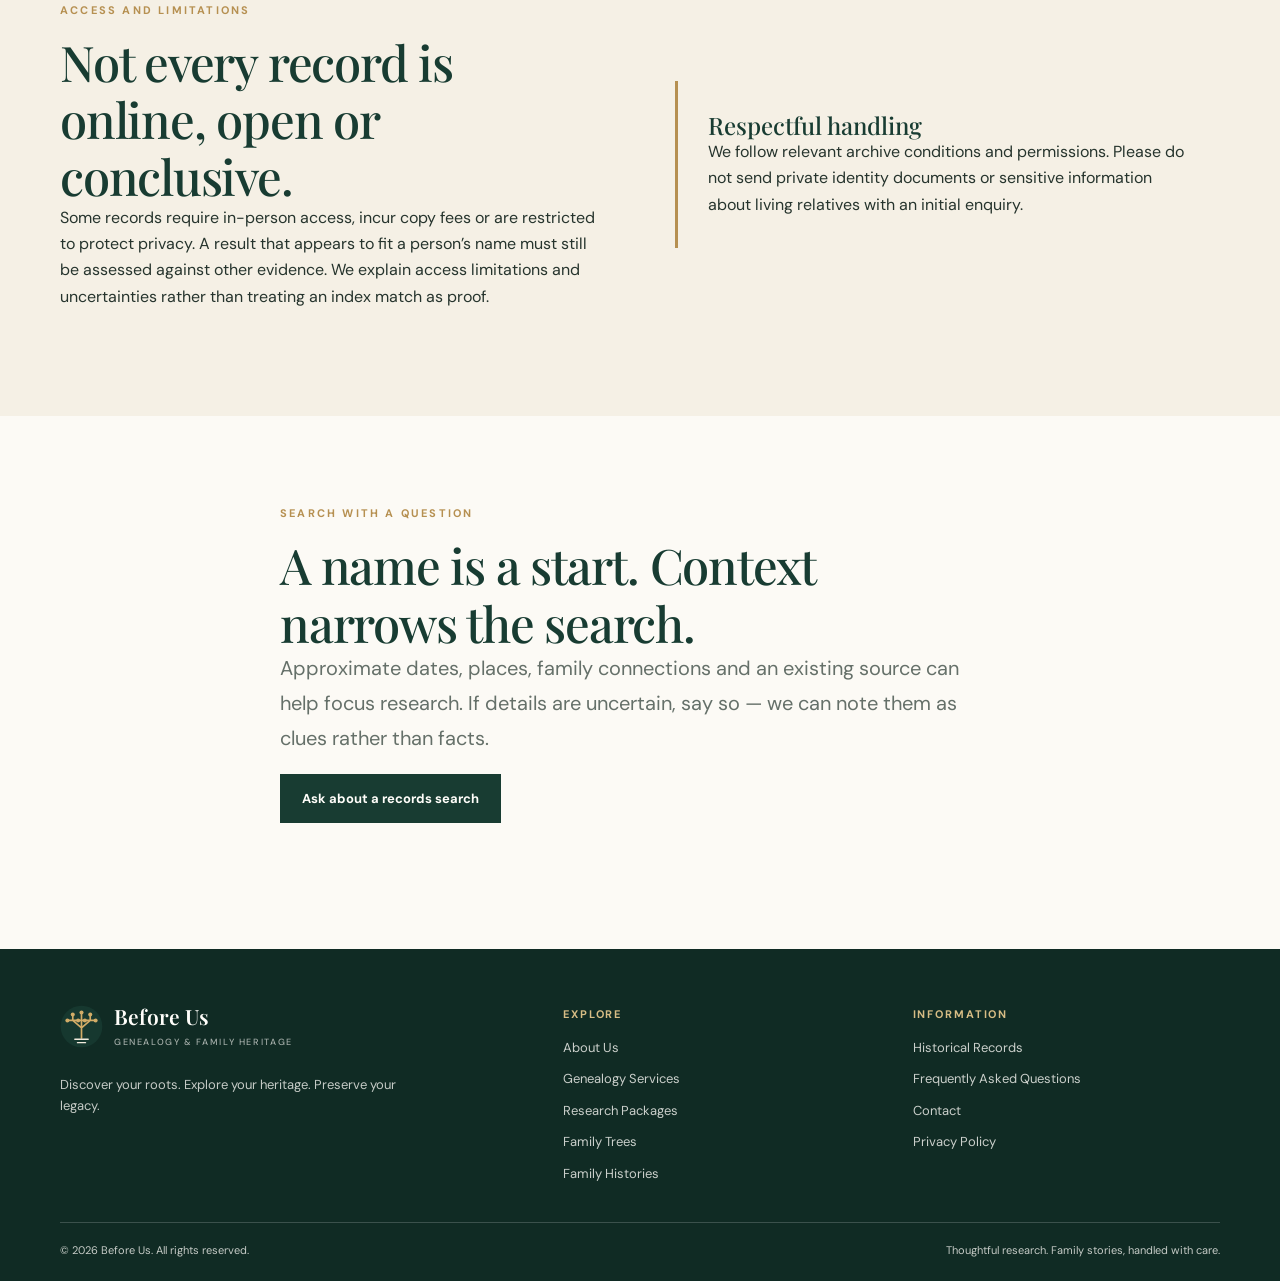
<file: records.html>
<!doctype html>
<html lang="en-AU">
<head>
  <meta charset="utf-8"><meta name="viewport" content="width=device-width, initial-scale=1">
  <meta name="description" content="Explore Australian and international historical records used in genealogy research, from civil registrations to newspapers and archives.">
  <meta name="theme-color" content="#183c32"><link rel="canonical" href="https://beforeus.com.au/records.html"><link rel="icon" href="assets/images/mark.svg" type="image/svg+xml"><link rel="stylesheet" href="assets/css/styles.css">
  <title>Historical Records | Before Us Genealogy</title>
</head>
<body>
  <a class="skip-link" href="#main">Skip to content</a>
  <header class="site-header"><div class="header-inner"><a class="brand" href="index.html" aria-label="Before Us home"><img src="assets/images/mark.svg" alt="" width="43" height="43"><span><span class="brand-name">Before Us</span><span class="brand-tag">Genealogy &amp; Family Heritage</span></span></a><button class="menu-toggle" type="button" aria-label="Open navigation menu" aria-expanded="false" aria-controls="primary-navigation"><span></span><span></span><span></span></button><nav class="site-nav" id="primary-navigation" aria-label="Main navigation"><a href="about.html">About</a><a href="services.html">Services</a><a href="packages.html">Packages</a><a href="family-histories.html">Family histories</a><a href="records.html" aria-current="page">Records</a><a class="nav-contact" href="contact.html">Enquire</a></nav></div></header>
  <main id="main">
    <section class="page-hero"><div class="container"><div class="breadcrumb"><a href="index.html">Home</a><span aria-hidden="true">/</span><span>Historical Records</span></div><p class="eyebrow">Historical records</p><h1>Find the clues hidden in the archive.</h1><p class="lead">Records can help place a person in time and community. The right sources depend on the question, location, period and what has survived.</p></div></section>
    <section class="section"><div class="container"><div class="section-heading"><p class="eyebrow">Sources we may explore</p><h2>Different records illuminate different lives.</h2><p class="lead">Availability and access conditions vary. We identify suitable sources as part of agreeing the research scope.</p></div><div class="record-list">
      <article class="record-item"><span class="record-icon" aria-hidden="true">R</span><div><h3>Births, deaths and marriages</h3><p>Registration indexes and certificates can establish family relationships and life events, subject to access rules.</p></div></article>
      <article class="record-item"><span class="record-icon" aria-hidden="true">C</span><div><h3>Census and electoral records</h3><p>Population records can offer glimpses of household, residence and occupation in particular years.</p></div></article>
      <article class="record-item"><span class="record-icon" aria-hidden="true">M</span><div><h3>Migration and passenger lists</h3><p>Passenger records, naturalisation files and migration sources may help trace journeys between countries.</p></div></article>
      <article class="record-item"><span class="record-icon" aria-hidden="true">N</span><div><h3>Newspapers and directories</h3><p>Local reporting and business or street directories can put people into their communities and working lives.</p></div></article>
      <article class="record-item"><span class="record-icon" aria-hidden="true">S</span><div><h3>Military and service files</h3><p>Service records may document enlistment, units, postings and other details, subject to privacy and archive conditions.</p></div></article>
      <article class="record-item"><span class="record-icon" aria-hidden="true">L</span><div><h3>Land, probate and court</h3><p>Property, wills and court records can provide evidence of relationships, assets and community connections.</p></div></article>
      <article class="record-item"><span class="record-icon" aria-hidden="true">P</span><div><h3>Parish and church registers</h3><p>Earlier baptisms, marriages and burials may survive where civil registration is absent or incomplete.</p></div></article>
      <article class="record-item"><span class="record-icon" aria-hidden="true">A</span><div><h3>Archives and local histories</h3><p>Institutional, local and family collections can add context that broad indexes do not capture.</p></div></article>
    </div></div></section>
    <section class="section section-parchment"><div class="container feature-grid"><div><p class="eyebrow">Access and limitations</p><h2>Not every record is online, open or conclusive.</h2><p>Some records require in-person access, incur copy fees or are restricted to protect privacy. A result that appears to fit a person’s name must still be assessed against other evidence. We explain access limitations and uncertainties rather than treating an index match as proof.</p></div><div class="callout"><h3>Respectful handling</h3><p>We follow relevant archive conditions and permissions. Please do not send private identity documents or sensitive information about living relatives with an initial enquiry.</p></div></div></section>
    <section class="section"><div class="container section-heading"><p class="eyebrow">Search with a question</p><h2>A name is a start. Context narrows the search.</h2><p class="lead">Approximate dates, places, family connections and an existing source can help focus research. If details are uncertain, say so — we can note them as clues rather than facts.</p><a class="button button-dark" href="contact.html">Ask about a records search</a></div></section>
  </main>
  <footer class="site-footer"><div class="container footer-grid"><div><a class="brand footer-brand" href="index.html"><img src="assets/images/mark.svg" alt="" width="43" height="43"><span><span class="brand-name">Before Us</span><span class="brand-tag">Genealogy &amp; Family Heritage</span></span></a><p class="footer-intro">Discover your roots. Explore your heritage. Preserve your legacy.</p></div><div class="footer-column"><h2>Explore</h2><div class="footer-links"><a href="about.html">About Us</a><a href="services.html">Genealogy Services</a><a href="packages.html">Research Packages</a><a href="family-trees.html">Family Trees</a><a href="family-histories.html">Family Histories</a></div></div><div class="footer-column"><h2>Information</h2><div class="footer-links"><a href="records.html">Historical Records</a><a href="faq.html">Frequently Asked Questions</a><a href="contact.html">Contact</a><a href="privacy.html">Privacy Policy</a></div></div></div><div class="container footer-bottom"><span>© <span data-year>2026</span> Before Us. All rights reserved.</span><span>Thoughtful research. Family stories, handled with care.</span></div></footer>
  <script src="assets/js/site.js" defer></script>
</body>
</html>
</file>
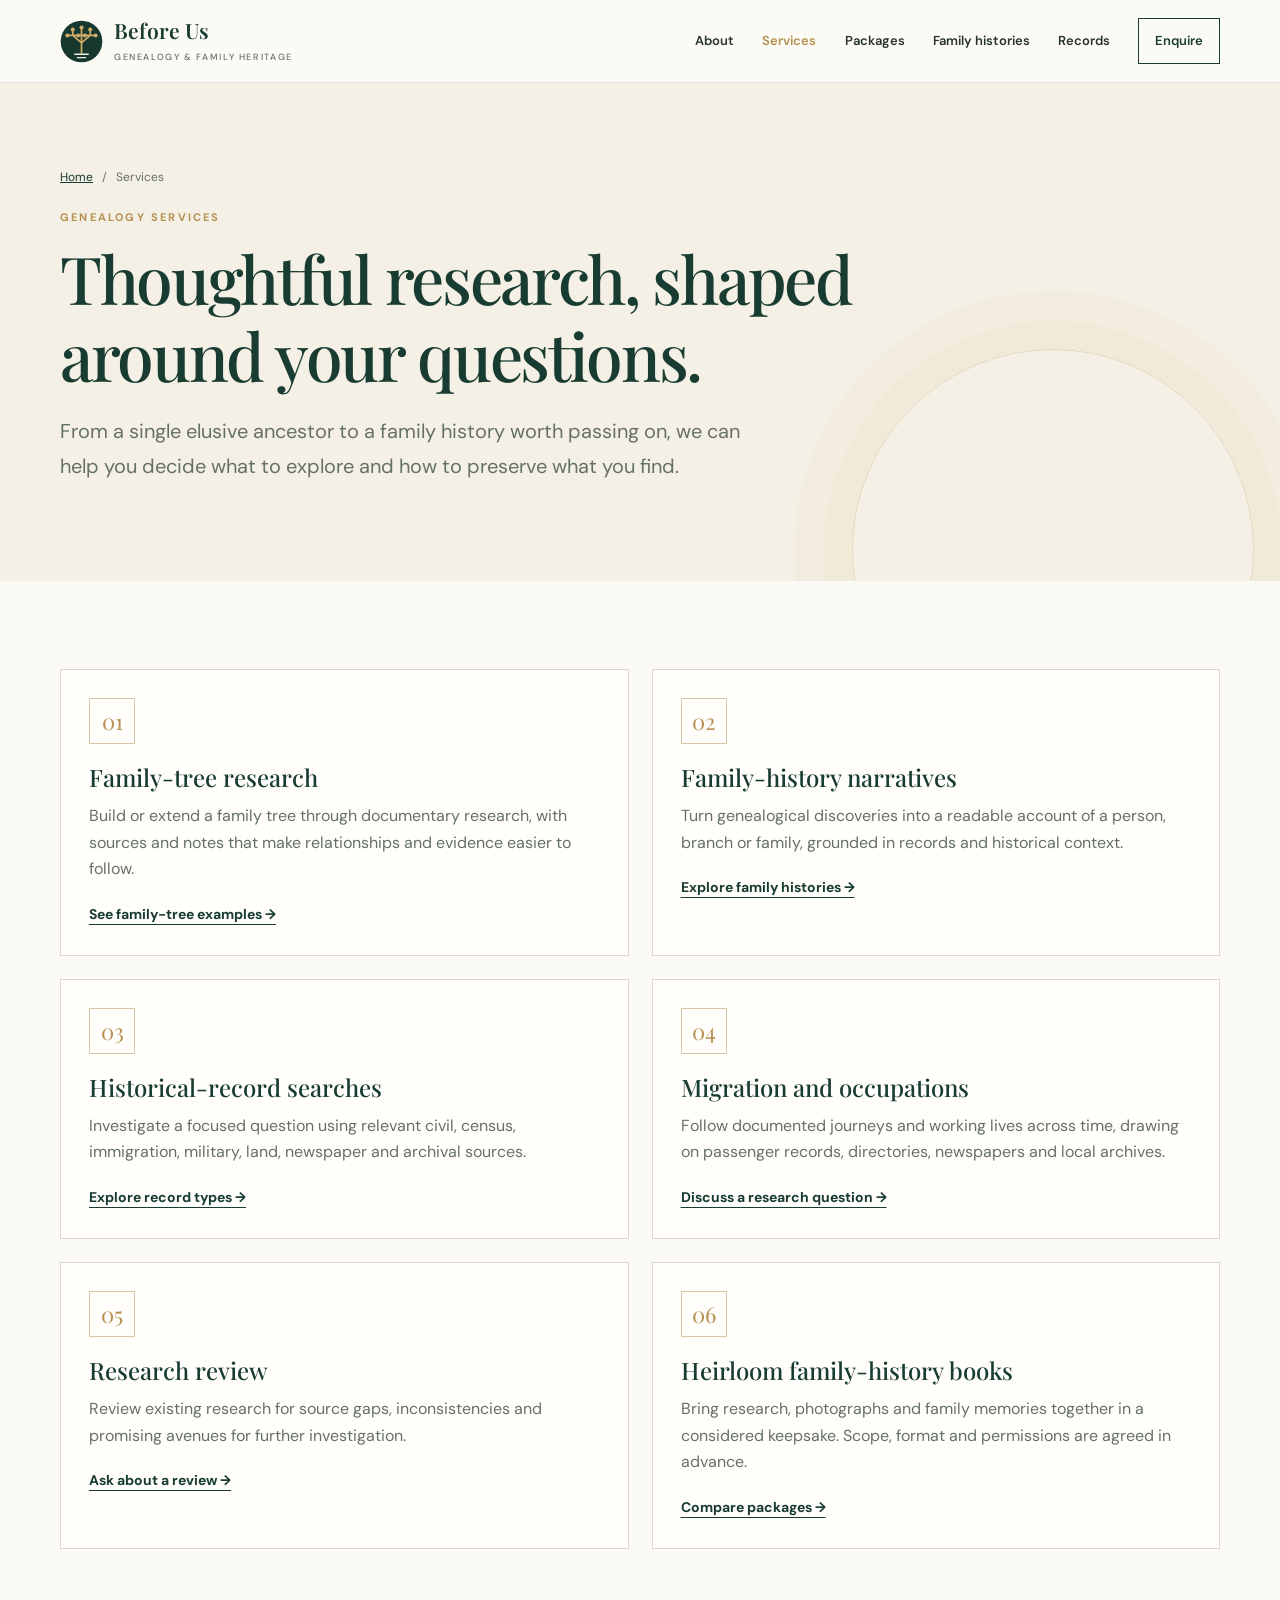
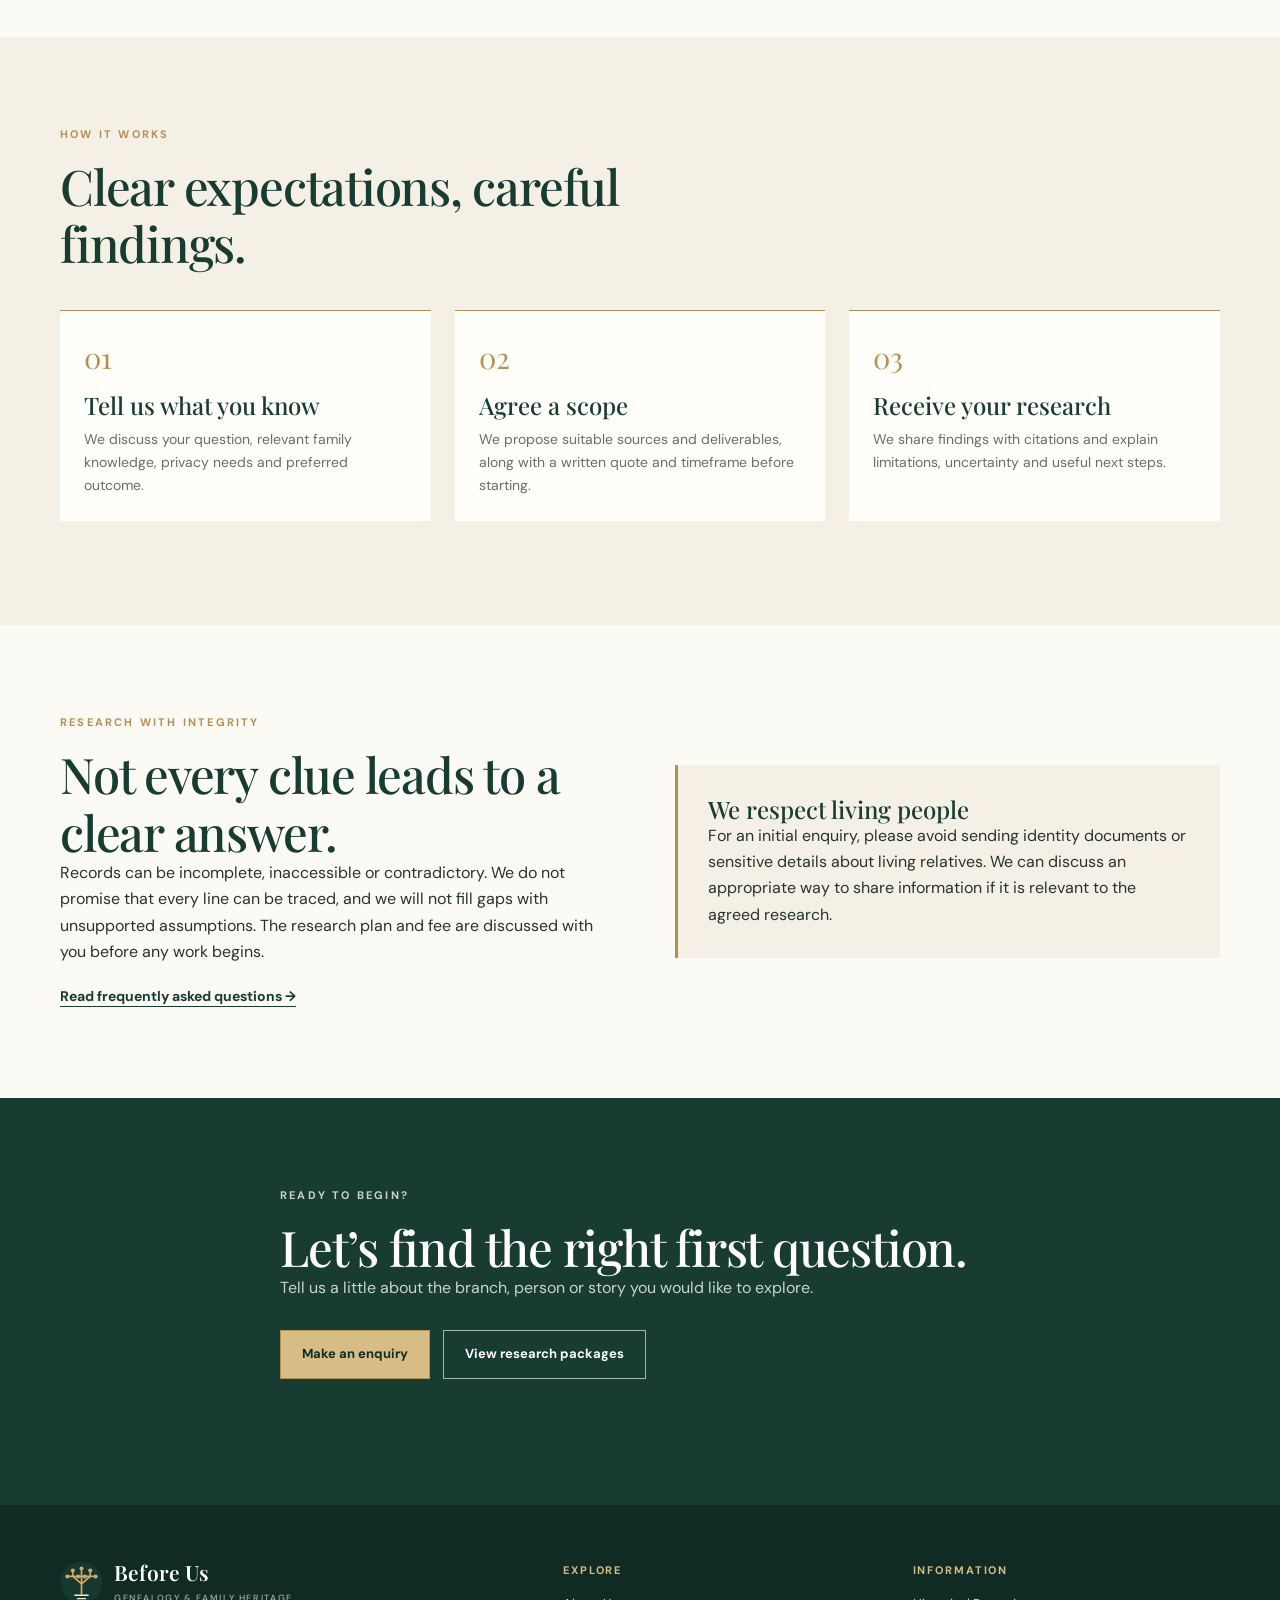
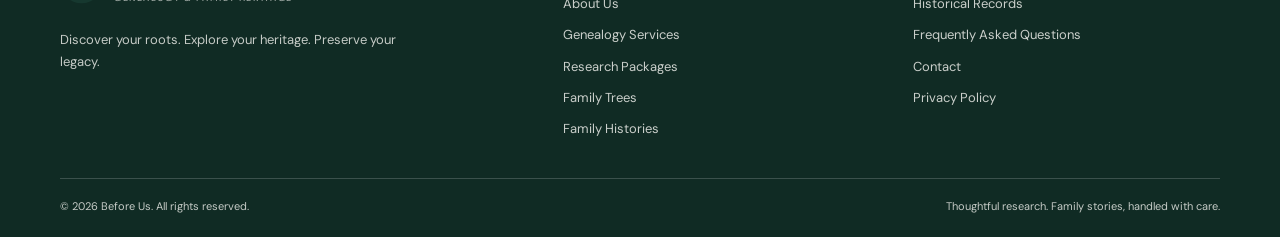
<file: services.html>
<!doctype html>
<html lang="en-AU">
<head>
  <meta charset="utf-8"><meta name="viewport" content="width=device-width, initial-scale=1">
  <meta name="description" content="Explore genealogy research, family-tree building, family narratives and historical-record services from Before Us.">
  <meta name="theme-color" content="#183c32"><link rel="canonical" href="https://beforeus.com.au/services.html"><link rel="icon" href="assets/images/mark.svg" type="image/svg+xml"><link rel="stylesheet" href="assets/css/styles.css">
  <title>Genealogy Services | Before Us</title>
</head>
<body>
  <a class="skip-link" href="#main">Skip to content</a>
  <header class="site-header"><div class="header-inner"><a class="brand" href="index.html" aria-label="Before Us home"><img src="assets/images/mark.svg" alt="" width="43" height="43"><span><span class="brand-name">Before Us</span><span class="brand-tag">Genealogy &amp; Family Heritage</span></span></a><button class="menu-toggle" type="button" aria-label="Open navigation menu" aria-expanded="false" aria-controls="primary-navigation"><span></span><span></span><span></span></button><nav class="site-nav" id="primary-navigation" aria-label="Main navigation"><a href="about.html">About</a><a href="services.html" aria-current="page">Services</a><a href="packages.html">Packages</a><a href="family-histories.html">Family histories</a><a href="records.html">Records</a><a class="nav-contact" href="contact.html">Enquire</a></nav></div></header>
  <main id="main">
    <section class="page-hero"><div class="container"><div class="breadcrumb"><a href="index.html">Home</a><span aria-hidden="true">/</span><span>Services</span></div><p class="eyebrow">Genealogy services</p><h1>Thoughtful research, shaped around your questions.</h1><p class="lead">From a single elusive ancestor to a family history worth passing on, we can help you decide what to explore and how to preserve what you find.</p></div></section>
    <section class="section"><div class="container"><div class="grid-2">
      <article class="card"><span class="card-mark" aria-hidden="true">01</span><h3>Family-tree research</h3><p>Build or extend a family tree through documentary research, with sources and notes that make relationships and evidence easier to follow.</p><a class="text-link" href="family-trees.html">See family-tree examples →</a></article>
      <article class="card"><span class="card-mark" aria-hidden="true">02</span><h3>Family-history narratives</h3><p>Turn genealogical discoveries into a readable account of a person, branch or family, grounded in records and historical context.</p><a class="text-link" href="family-histories.html">Explore family histories →</a></article>
      <article class="card"><span class="card-mark" aria-hidden="true">03</span><h3>Historical-record searches</h3><p>Investigate a focused question using relevant civil, census, immigration, military, land, newspaper and archival sources.</p><a class="text-link" href="records.html">Explore record types →</a></article>
      <article class="card"><span class="card-mark" aria-hidden="true">04</span><h3>Migration and occupations</h3><p>Follow documented journeys and working lives across time, drawing on passenger records, directories, newspapers and local archives.</p><a class="text-link" href="contact.html">Discuss a research question →</a></article>
      <article class="card"><span class="card-mark" aria-hidden="true">05</span><h3>Research review</h3><p>Review existing research for source gaps, inconsistencies and promising avenues for further investigation.</p><a class="text-link" href="contact.html">Ask about a review →</a></article>
      <article class="card"><span class="card-mark" aria-hidden="true">06</span><h3>Heirloom family-history books</h3><p>Bring research, photographs and family memories together in a considered keepsake. Scope, format and permissions are agreed in advance.</p><a class="text-link" href="packages.html">Compare packages →</a></article>
    </div></div></section>
    <section class="section section-parchment"><div class="container"><div class="section-heading"><p class="eyebrow">How it works</p><h2>Clear expectations, careful findings.</h2></div><ol class="step-list"><li><div><h3>Tell us what you know</h3><p>We discuss your question, relevant family knowledge, privacy needs and preferred outcome.</p></div></li><li><div><h3>Agree a scope</h3><p>We propose suitable sources and deliverables, along with a written quote and timeframe before starting.</p></div></li><li><div><h3>Receive your research</h3><p>We share findings with citations and explain limitations, uncertainty and useful next steps.</p></div></li></ol></div></section>
    <section class="section"><div class="container feature-grid"><div><p class="eyebrow">Research with integrity</p><h2>Not every clue leads to a clear answer.</h2><p>Records can be incomplete, inaccessible or contradictory. We do not promise that every line can be traced, and we will not fill gaps with unsupported assumptions. The research plan and fee are discussed with you before any work begins.</p><a class="text-link" href="faq.html">Read frequently asked questions →</a></div><div class="callout"><h3>We respect living people</h3><p>For an initial enquiry, please avoid sending identity documents or sensitive details about living relatives. We can discuss an appropriate way to share information if it is relevant to the agreed research.</p></div></div></section>
    <section class="section section-forest"><div class="container section-heading"><p class="eyebrow">Ready to begin?</p><h2>Let’s find the right first question.</h2><p>Tell us a little about the branch, person or story you would like to explore.</p><div class="button-row"><a class="button" href="contact.html">Make an enquiry</a><a class="button button-outline" href="packages.html">View research packages</a></div></div></section>
  </main>
  <footer class="site-footer"><div class="container footer-grid"><div><a class="brand footer-brand" href="index.html"><img src="assets/images/mark.svg" alt="" width="43" height="43"><span><span class="brand-name">Before Us</span><span class="brand-tag">Genealogy &amp; Family Heritage</span></span></a><p class="footer-intro">Discover your roots. Explore your heritage. Preserve your legacy.</p></div><div class="footer-column"><h2>Explore</h2><div class="footer-links"><a href="about.html">About Us</a><a href="services.html">Genealogy Services</a><a href="packages.html">Research Packages</a><a href="family-trees.html">Family Trees</a><a href="family-histories.html">Family Histories</a></div></div><div class="footer-column"><h2>Information</h2><div class="footer-links"><a href="records.html">Historical Records</a><a href="faq.html">Frequently Asked Questions</a><a href="contact.html">Contact</a><a href="privacy.html">Privacy Policy</a></div></div></div><div class="container footer-bottom"><span>© <span data-year>2026</span> Before Us. All rights reserved.</span><span>Thoughtful research. Family stories, handled with care.</span></div></footer>
  <script src="assets/js/site.js" defer></script>
</body>
</html>
</file>
<file: assets/css/styles.css>
@import url('https://fonts.googleapis.com/css2?family=DM+Sans:wght@400;500;600;700&family=Playfair+Display:wght@400;500;600;700&display=swap');

:root {
  color-scheme: light;
  --forest: #183c32;
  --forest-deep: #102b24;
  --forest-soft: #31594a;
  --gold: #b69051;
  --gold-light: #d7bd85;
  --parchment: #f5f0e5;
  --paper: #fcfaf5;
  --ink: #26342d;
  --muted: #657069;
  --line: #ded8cb;
  --white: #fffefa;
  --serif: 'Playfair Display', Georgia, 'Times New Roman', serif;
  --sans: 'DM Sans', 'Segoe UI', sans-serif;
  --content: 1160px;
  font-family: var(--sans);
  color: var(--ink);
  background: var(--paper);
  font-synthesis: none;
  text-rendering: optimizeLegibility;
}

* { box-sizing: border-box; }
html { scroll-behavior: smooth; scroll-padding-top: 100px; }
body { margin: 0; min-width: 320px; background: var(--paper); line-height: 1.65; }
img, svg { display: block; max-width: 100%; }
a { color: inherit; }
button, input, select, textarea { font: inherit; }
button, a { -webkit-tap-highlight-color: transparent; }
::selection { color: var(--white); background: var(--forest-soft); }
:focus-visible { outline: 3px solid var(--gold); outline-offset: 4px; }

.skip-link { position: absolute; z-index: 20; top: 8px; left: 8px; padding: 10px 16px; color: var(--white); background: var(--forest-deep); transform: translateY(-150%); }
.skip-link:focus { transform: translateY(0); }
.site-header { position: sticky; z-index: 10; top: 0; border-bottom: 1px solid rgba(24,60,50,.12); background: rgba(252,250,245,.97); backdrop-filter: blur(12px); }
.header-inner { display: flex; width: min(var(--content), calc(100% - 48px)); min-height: 82px; margin: auto; align-items: center; justify-content: space-between; gap: 24px; }
.brand { display: inline-flex; min-width: max-content; align-items: center; gap: 11px; color: var(--forest); text-decoration: none; }
.brand img { width: 43px; height: 43px; }
.brand-name { font: 600 21px/1.05 var(--serif); letter-spacing: .01em; }
.brand-tag { display: block; margin-top: 4px; color: var(--muted); font: 500 9px/1.2 var(--sans); letter-spacing: .18em; text-transform: uppercase; }
.site-nav { display: flex; align-items: center; gap: clamp(13px, 2.2vw, 29px); }
.site-nav a { color: var(--ink); font-size: 13px; font-weight: 600; text-decoration: none; transition: color .2s ease; }
.site-nav a:hover, .site-nav a[aria-current="page"] { color: var(--gold); }
.site-nav .nav-contact { padding: 11px 16px; border: 1px solid var(--forest); color: var(--forest); }
.site-nav .nav-contact:hover { color: var(--white); background: var(--forest); }
.menu-toggle { display: none; width: 44px; height: 44px; padding: 10px; border: 1px solid var(--line); color: var(--forest); background: transparent; cursor: pointer; }
.menu-toggle span { display: block; width: 21px; height: 2px; margin: 4px auto; background: currentColor; transition: transform .2s, opacity .2s; }
.menu-toggle[aria-expanded="true"] span:first-child { transform: translateY(6px) rotate(45deg); }
.menu-toggle[aria-expanded="true"] span:nth-child(2) { opacity: 0; }
.menu-toggle[aria-expanded="true"] span:last-child { transform: translateY(-6px) rotate(-45deg); }

.container { width: min(var(--content), calc(100% - 48px)); margin-inline: auto; }
.section { padding: 88px 0; }
.section-small { padding: 58px 0; }
.section-parchment { background: var(--parchment); }
.section-forest { color: var(--white); background: var(--forest); }
.eyebrow { margin: 0 0 14px; color: var(--gold); font-size: 11px; font-weight: 700; letter-spacing: .2em; text-transform: uppercase; }
h1, h2, h3, h4 { margin: 0; color: var(--forest); font-family: var(--serif); font-weight: 500; line-height: 1.17; }
h1 { font-size: clamp(42px, 6vw, 76px); letter-spacing: -.035em; }
h2 { font-size: clamp(32px, 4vw, 49px); letter-spacing: -.025em; }
h3 { font-size: 24px; }
h4 { font-size: 19px; }
p { margin: 0 0 18px; }
.lead { max-width: 700px; color: var(--muted); font-size: clamp(17px, 2vw, 20px); line-height: 1.75; }
.section-forest h1, .section-forest h2, .section-forest h3 { color: var(--white); }
.section-forest p { color: rgba(255,254,250,.78); }
.section-heading { max-width: 720px; margin-bottom: 38px; }
.section-heading > p:last-child { margin-top: 16px; }
.text-link { display: inline-flex; align-items: center; gap: 9px; color: var(--forest); font-size: 14px; font-weight: 700; text-decoration-thickness: 1px; text-underline-offset: 5px; }
.text-link:hover { color: var(--gold); }
.button { display: inline-flex; min-height: 49px; padding: 12px 21px; align-items: center; justify-content: center; gap: 9px; border: 1px solid var(--gold); color: var(--forest-deep); background: var(--gold-light); font-size: 13px; font-weight: 700; text-align: center; text-decoration: none; transition: background .2s, color .2s, transform .2s; cursor: pointer; }
.button:hover { color: var(--white); background: var(--forest-soft); transform: translateY(-1px); }
.button-outline { border-color: rgba(255,255,255,.62); color: var(--white); background: transparent; }
.button-outline:hover { border-color: var(--gold-light); color: var(--forest-deep); background: var(--gold-light); }
.button-dark { border-color: var(--forest); color: var(--white); background: var(--forest); }
.button-dark:hover { border-color: var(--forest-soft); background: var(--forest-soft); }
.button-row { display: flex; flex-wrap: wrap; gap: 13px; margin-top: 28px; }

.home-hero { position: relative; display: flex; min-height: min(690px, calc(100vh - 82px)); align-items: center; overflow: hidden; color: var(--white); background: var(--forest-deep); }
.home-hero::before { position: absolute; inset: 0; background: linear-gradient(90deg, rgba(13,36,29,.92) 0%, rgba(13,36,29,.76) 47%, rgba(13,36,29,.21) 100%), url('https://images.unsplash.com/photo-1455390582262-044cdead277a?auto=format&fit=crop&w=2000&q=85') center 53%/cover; content: ''; }
.hero-inner { position: relative; display: grid; width: min(var(--content), calc(100% - 48px)); min-height: 560px; margin: auto; align-items: center; grid-template-columns: minmax(0, 1fr) minmax(220px, .7fr); gap: 50px; }
.home-copy { max-width: 680px; padding: 70px 0; }
.home-copy h1 { max-width: 650px; color: var(--white); }
.home-copy .eyebrow { color: var(--gold-light); }
.home-copy .hero-description { max-width: 570px; margin-top: 23px; color: rgba(255,254,250,.82); font-size: 18px; }
.hero-ornament { width: min(100%, 350px); justify-self: end; opacity: .8; }
.tagline { display: block; margin-top: 28px; color: var(--gold-light); font: italic 17px/1.5 var(--serif); }
.trust-strip { display: grid; padding: 24px 0; border-bottom: 1px solid var(--line); grid-template-columns: repeat(3, 1fr); gap: 18px; text-align: center; }
.trust-item { color: var(--forest); font: 500 17px var(--serif); }
.trust-item span { display: block; margin-top: 4px; color: var(--muted); font: 12px var(--sans); }

.page-hero { position: relative; padding: 85px 0 79px; overflow: hidden; background: var(--parchment); }
.page-hero::after { position: absolute; right: 2%; bottom: -34%; width: 400px; height: 400px; border: 1px solid rgba(182,144,81,.25); border-radius: 50%; box-shadow: 0 0 0 28px rgba(182,144,81,.04), 0 0 0 58px rgba(182,144,81,.04); content: ''; }
.page-hero .container { position: relative; z-index: 1; }
.page-hero h1 { max-width: 800px; font-size: clamp(41px, 5.3vw, 66px); }
.page-hero .lead { max-width: 700px; margin-top: 20px; }
.breadcrumb { display: flex; margin-bottom: 20px; align-items: center; gap: 9px; color: var(--muted); font-size: 12px; }
.breadcrumb a { color: var(--forest); }

.grid-2, .grid-3 { display: grid; gap: 23px; }
.grid-2 { grid-template-columns: repeat(2, minmax(0, 1fr)); }
.grid-3 { grid-template-columns: repeat(3, minmax(0, 1fr)); }
.card { padding: 28px; border: 1px solid var(--line); background: var(--white); }
.card h3 { margin-bottom: 12px; }
.card p { color: var(--muted); }
.card p:last-child { margin-bottom: 0; }
.card-mark { display: grid; width: 46px; height: 46px; margin-bottom: 19px; place-items: center; border: 1px solid rgba(182,144,81,.5); color: var(--gold); font: 22px var(--serif); }
.card-link { display: block; color: inherit; text-decoration: none; transition: transform .2s, box-shadow .2s; }
.card-link:hover { transform: translateY(-4px); box-shadow: 0 12px 28px rgba(30,48,38,.08); }
.card-link .text-link { margin-top: 12px; }
.feature-grid { display: grid; align-items: center; grid-template-columns: 1fr 1fr; gap: 70px; }
.feature-art { position: relative; display: grid; min-height: 380px; padding: 35px; place-items: center; overflow: hidden; background: var(--forest); }
.feature-art img { width: min(310px, 80%); }
.feature-art-note { position: absolute; right: 16px; bottom: 16px; color: var(--gold-light); font: italic 13px var(--serif); }
.check-list, .plain-list { display: grid; padding: 0; list-style: none; gap: 13px; }
.check-list li { position: relative; padding-left: 29px; }
.check-list li::before { position: absolute; left: 0; color: var(--gold); font-weight: 700; content: '✓'; }
.plain-list li { padding-bottom: 13px; border-bottom: 1px solid var(--line); }
.stat-row { display: grid; grid-template-columns: repeat(3, 1fr); gap: 24px; }
.stat { padding: 22px 0; border-top: 1px solid rgba(215,189,133,.48); }
.stat strong { display: block; color: var(--gold-light); font: 30px var(--serif); }
.stat span { color: rgba(255,254,250,.76); font-size: 13px; }
.callout { padding: 30px; border-left: 3px solid var(--gold); background: var(--parchment); }
.callout p:last-child { margin-bottom: 0; }
.step-list { display: grid; padding: 0; counter-reset: step; list-style: none; grid-template-columns: repeat(3, 1fr); gap: 24px; }
.step-list li { position: relative; padding: 27px 24px 24px; border-top: 1px solid var(--gold); background: var(--white); counter-increment: step; }
.step-list li::before { display: block; margin-bottom: 15px; color: var(--gold); font: 29px var(--serif); content: '0' counter(step); }
.step-list h3 { margin-bottom: 9px; }
.step-list p { margin: 0; color: var(--muted); font-size: 14px; }

.package-card { position: relative; display: flex; min-height: 100%; flex-direction: column; padding: 31px; border: 1px solid var(--line); background: var(--white); }
.package-card.featured { border: 2px solid var(--gold); }
.package-card h3 { margin-bottom: 10px; }
.package-kicker { color: var(--gold); font-size: 11px; font-weight: 700; letter-spacing: .16em; text-transform: uppercase; }
.package-card .package-summary { min-height: 52px; color: var(--muted); font-size: 14px; }
.package-card .check-list { flex: 1; margin: 18px 0 25px; font-size: 14px; }
.package-card .button { width: 100%; }
.package-note { margin-top: 28px; color: var(--muted); font-size: 13px; }

.tree-demo { padding: 30px; border: 1px solid var(--line); background: var(--white); }
.tree-demo h3 { margin-bottom: 7px; }
.tree-demo > p { color: var(--muted); font-size: 14px; }
.tree-canvas { overflow-x: auto; padding: 18px 5px; }
.tree-generation { display: flex; min-width: 560px; align-items: stretch; justify-content: center; gap: 14px; }
.tree-generation + .tree-generation { margin-top: 13px; }
.tree-node { display: flex; min-width: 128px; min-height: 60px; padding: 9px 13px; flex-direction: column; justify-content: center; border: 1px solid rgba(182,144,81,.7); color: var(--forest); background: #fbf8f0; text-align: center; }
.tree-node strong { font: 500 14px var(--serif); }
.tree-node span { color: var(--muted); font-size: 10px; }
.tree-node.root { color: var(--white); background: var(--forest); }
.tree-branch { display: grid; justify-items: center; gap: 10px; }
.tree-branch .tree-node { min-width: 150px; }
.tree-controls { display: flex; flex-wrap: wrap; gap: 11px; margin-top: 16px; }
.tree-controls button { padding: 9px 13px; border: 1px solid var(--forest); color: var(--forest); background: transparent; font-size: 12px; font-weight: 700; cursor: pointer; }
.tree-controls button:hover { color: var(--white); background: var(--forest); }
.tree-more[hidden] { display: none; }
.tree-privacy { margin-top: 24px; padding: 15px 18px; border-left: 3px solid var(--gold); color: var(--muted); background: var(--parchment); font-size: 13px; }

.record-list { display: grid; grid-template-columns: repeat(2, minmax(0, 1fr)); gap: 16px; }
.record-item { display: grid; padding: 19px; align-items: start; border-bottom: 1px solid var(--line); grid-template-columns: 42px 1fr; gap: 14px; }
.record-icon { display: grid; width: 38px; height: 38px; place-items: center; color: var(--gold); background: var(--parchment); font: 19px var(--serif); }
.record-item h3 { margin: 0 0 5px; font-size: 19px; }
.record-item p { margin: 0; color: var(--muted); font-size: 13px; }

.faq-list { max-width: 850px; border-top: 1px solid var(--line); }
.faq-item { border-bottom: 1px solid var(--line); }
.faq-item summary { position: relative; padding: 20px 46px 20px 0; color: var(--forest); font: 500 20px/1.4 var(--serif); cursor: pointer; list-style: none; }
.faq-item summary::-webkit-details-marker { display: none; }
.faq-item summary::after { position: absolute; top: 18px; right: 6px; color: var(--gold); font: 25px var(--sans); content: '+'; }
.faq-item[open] summary::after { content: '−'; }
.faq-answer { max-width: 760px; padding: 0 0 19px; color: var(--muted); }
.faq-answer p:last-child { margin: 0; }

.contact-layout { display: grid; grid-template-columns: .75fr 1.25fr; gap: 66px; }
.contact-details { display: grid; align-content: start; gap: 25px; }
.contact-details h3 { margin-bottom: 7px; font-size: 19px; }
.contact-details p { color: var(--muted); font-size: 14px; }
.form-grid { display: grid; margin: 0; padding: 0; border: 0; min-width: 0; grid-template-columns: repeat(2, minmax(0, 1fr)); gap: 17px; }
.form-field { display: grid; gap: 6px; }
.form-field.full { grid-column: 1 / -1; }
.form-field label { color: var(--forest); font-size: 13px; font-weight: 700; }
.form-field input, .form-field select, .form-field textarea { width: 100%; min-height: 46px; padding: 11px 12px; border: 1px solid #cfc8ba; border-radius: 0; color: var(--ink); background: var(--white); }
.form-field textarea { min-height: 148px; resize: vertical; }
.form-field small { color: var(--muted); font-size: 11px; }
.form-consent { display: flex; align-items: flex-start; gap: 10px; color: var(--muted); font-size: 12px; }
.form-consent input { margin-top: 5px; accent-color: var(--forest); }
.form-status { min-height: 24px; color: var(--forest); font-size: 14px; }
.form-status.error { color: #982f26; }
.honeypot { position: absolute !important; left: -10000px !important; width: 1px !important; height: 1px !important; overflow: hidden !important; }

.site-footer { padding: 56px 0 22px; color: rgba(255,254,250,.76); background: var(--forest-deep); }
.footer-grid { display: grid; padding-bottom: 38px; grid-template-columns: 1.5fr 1fr 1fr; gap: 42px; }
.footer-brand { color: var(--white); }
.footer-brand .brand-tag { color: rgba(255,254,250,.62); }
.footer-intro { max-width: 340px; margin-top: 17px; font-size: 13px; }
.footer-column h2 { margin: 2px 0 16px; color: var(--gold-light); font: 700 11px var(--sans); letter-spacing: .17em; text-transform: uppercase; }
.footer-links { display: grid; gap: 10px; }
.footer-links a { color: rgba(255,254,250,.78); font-size: 13px; text-decoration: none; }
.footer-links a:hover { color: var(--gold-light); text-decoration: underline; }
.footer-bottom { display: flex; padding-top: 18px; align-items: center; justify-content: space-between; gap: 16px; border-top: 1px solid rgba(255,255,255,.18); font-size: 11px; }
.footer-bottom a { color: inherit; }

.fade-in { animation: rise-in .7s ease both; }
@keyframes rise-in { from { opacity: 0; transform: translateY(12px); } to { opacity: 1; transform: translateY(0); } }
@media (prefers-reduced-motion: reduce) { *, *::before, *::after { scroll-behavior: auto !important; animation-duration: .01ms !important; animation-iteration-count: 1 !important; transition-duration: .01ms !important; } }

@media (max-width: 1020px) {
  .header-inner { width: min(var(--content), calc(100% - 36px)); }
  .site-nav { gap: 14px; }
  .site-nav a { font-size: 12px; }
  .brand-name { font-size: 19px; }
  .brand img { width: 39px; height: 39px; }
  .container, .hero-inner { width: min(var(--content), calc(100% - 40px)); }
}
@media (max-width: 820px) {
  .header-inner { min-height: 72px; }
  .menu-toggle { display: block; }
  .site-nav { position: absolute; top: calc(100% + 1px); right: 0; left: 0; display: none; padding: 13px 22px 22px; align-items: stretch; border-bottom: 1px solid var(--line); background: var(--paper); box-shadow: 0 12px 20px rgba(20,40,30,.08); }
  .site-nav.is-open { display: flex; flex-direction: column; }
  .site-nav a { padding: 11px 5px; font-size: 14px; }
  .site-nav .nav-contact { margin-top: 5px; padding: 11px 14px; text-align: center; }
  .hero-inner { min-height: 520px; grid-template-columns: 1fr 220px; gap: 15px; }
  .hero-ornament { width: 230px; }
  .section { padding: 70px 0; }
  .grid-3 { grid-template-columns: repeat(2, minmax(0, 1fr)); }
  .step-list { grid-template-columns: 1fr; gap: 14px; }
  .step-list li { display: grid; align-items: center; grid-template-columns: 50px 1fr; column-gap: 13px; }
  .step-list li::before { grid-row: span 2; margin: 0; }
  .feature-grid { gap: 35px; }
  .contact-layout { gap: 38px; }
}
@media (max-width: 600px) {
  .header-inner, .container, .hero-inner { width: calc(100% - 36px); }
  .brand-name { font-size: 18px; }
  .brand-tag { font-size: 8px; }
  .home-hero { min-height: 600px; }
  .home-hero::before { background-position: 55% center; }
  .hero-inner { min-height: 600px; display: block; }
  .home-copy { position: relative; z-index: 1; padding: 86px 0 70px; }
  .home-copy h1 { max-width: 530px; font-size: clamp(43px, 12vw, 62px); }
  .home-copy .hero-description { font-size: 16px; }
  .hero-ornament { position: absolute; right: -49px; bottom: 5px; width: 205px; opacity: .33; }
  .tagline { font-size: 15px; }
  .button-row { gap: 10px; }
  .button { min-height: 46px; padding-inline: 15px; }
  .trust-strip { grid-template-columns: 1fr; gap: 14px; }
  .page-hero { padding: 64px 0 57px; }
  .page-hero::after { right: -35%; bottom: -47%; }
  .page-hero h1 { font-size: clamp(39px, 11vw, 54px); }
  .section { padding: 58px 0; }
  .section-small { padding: 42px 0; }
  .section-heading { margin-bottom: 26px; }
  .grid-2, .grid-3, .feature-grid, .contact-layout, .record-list { grid-template-columns: 1fr; }
  .feature-art { min-height: 290px; }
  .feature-grid .feature-art { order: 2; }
  .stat-row { grid-template-columns: 1fr; gap: 0; }
  .stat { display: flex; align-items: baseline; gap: 13px; }
  .stat strong { min-width: 66px; }
  .package-card { padding: 24px; }
  .tree-demo { padding: 20px 16px; }
  .tree-generation { justify-content: flex-start; }
  .form-grid { grid-template-columns: 1fr; }
  .form-field.full { grid-column: auto; }
  .footer-grid { grid-template-columns: 1fr 1fr; gap: 27px 20px; }
  .footer-grid > :first-child { grid-column: 1 / -1; }
  .footer-bottom { align-items: flex-start; flex-direction: column; }
}
</file>
